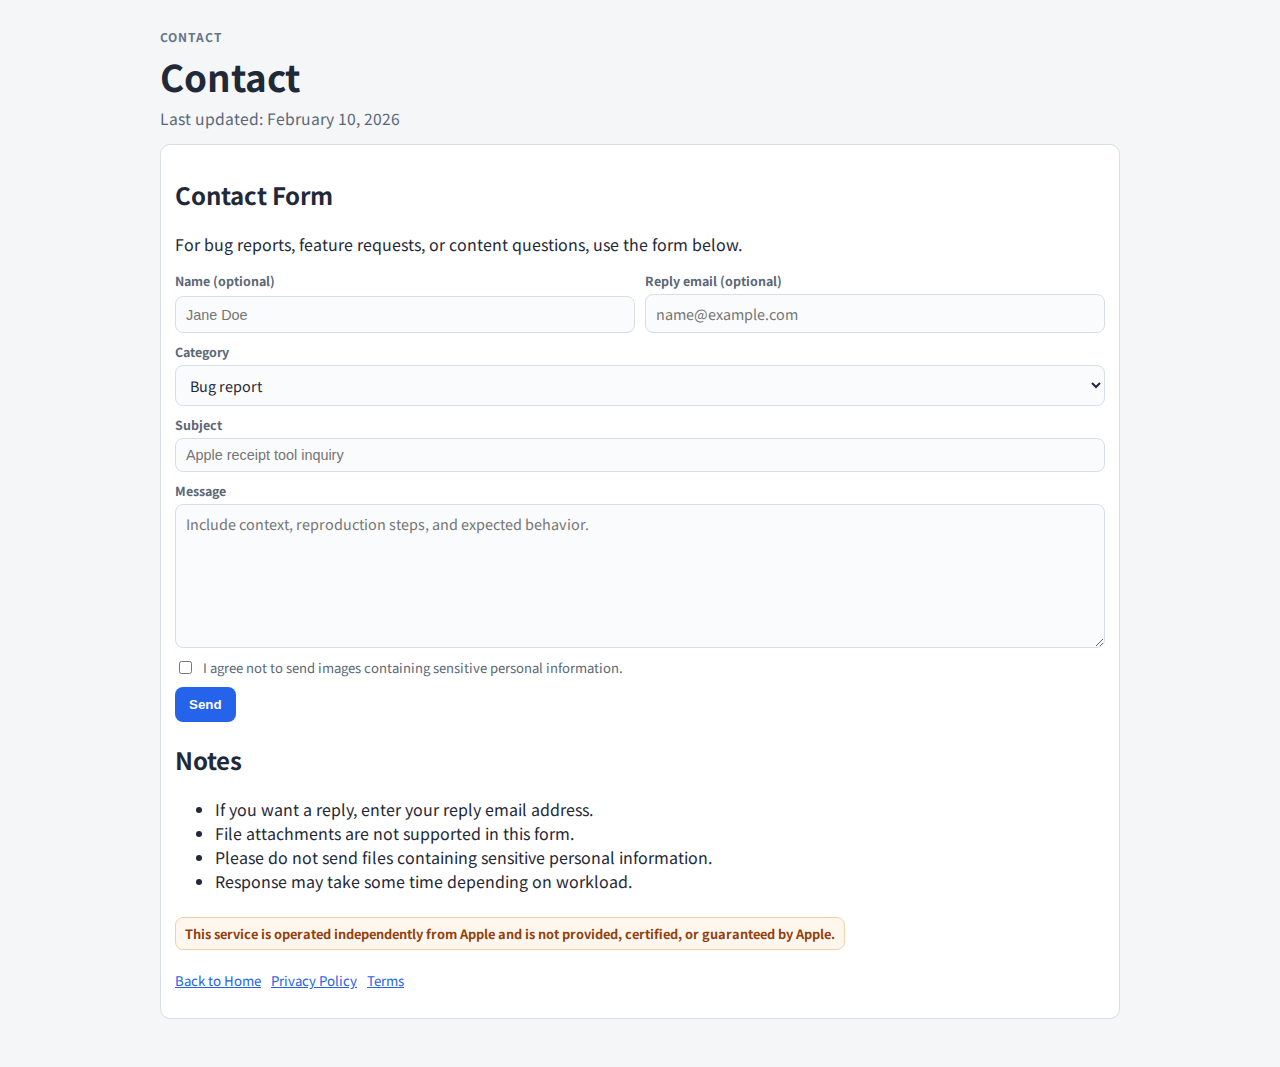
<file: contact-en.html>
<!doctype html>
<html lang="en">
  <head>
    <meta charset="UTF-8" />
    <meta name="viewport" content="width=device-width, initial-scale=1.0" />
        <link rel="icon" type="image/svg+xml" href="./sctol-logo.svg?v=20260213au" />
<script async src="https://pagead2.googlesyndication.com/pagead/js/adsbygoogle.js?client=ca-pub-8836711435832387" crossorigin="anonymous"></script>
    <script async src="https://www.googletagmanager.com/gtag/js?id=G-LEQXDJXK6L"></script>
    <script>
      window.dataLayer = window.dataLayer || [];
      function gtag(){dataLayer.push(arguments);}
      gtag("js", new Date());
      gtag("config", "G-LEQXDJXK6L");
    </script>
    <title>Contact | Apple Receipt Batch Renamer</title>
    <link rel="stylesheet" href="./styles.css?v=20260212zz" />
  </head>
  <body>
    <main class="app">
      <header class="hero">
        <p class="eyebrow">Contact</p>
        <h1>Contact</h1>
        <p class="lead">Last updated: February 10, 2026</p>
      </header>

      <section class="notice">
        <h2>Contact Form</h2>
        <p>For bug reports, feature requests, or content questions, use the form below.</p>
        <form
          class="contact-form js-contact-form"
          data-lang="en"
          data-endpoint="https://formspree.io/f/xzdaeaqe"
          novalidate
        >
          <input class="hp-field" type="text" name="_gotcha" tabindex="-1" autocomplete="off" />

          <div class="contact-grid">
            <label class="contact-field">
              <span>Name (optional)</span>
              <input type="text" name="name" maxlength="80" placeholder="Jane Doe" />
            </label>
            <label class="contact-field">
              <span>Reply email (optional)</span>
              <input type="email" name="reply_to" maxlength="160" placeholder="name@example.com" />
            </label>
          </div>

          <label class="contact-field">
            <span>Category</span>
            <select name="category">
              <option value="bug">Bug report</option>
              <option value="request">Feature request</option>
              <option value="content">Content question</option>
              <option value="other">Other</option>
            </select>
          </label>

          <label class="contact-field">
            <span>Subject</span>
            <input type="text" name="subject" maxlength="120" required placeholder="Apple receipt tool inquiry" />
          </label>

          <label class="contact-field">
            <span>Message</span>
            <textarea
              name="message"
              required
              rows="6"
              maxlength="4000"
              placeholder="Include context, reproduction steps, and expected behavior."
            ></textarea>
          </label>

          <label class="contact-consent">
            <input type="checkbox" name="consent" required />
            <span>I agree not to send images containing sensitive personal information.</span>
          </label>

          <div class="contact-actions">
            <button type="submit" class="contact-submit">Send</button>
            <p class="contact-status" aria-live="polite"></p>
          </div>
        </form>

        <h2>Notes</h2>
        <ul>
          <li>If you want a reply, enter your reply email address.</li>
          <li>File attachments are not supported in this form.</li>
          <li>Please do not send files containing sensitive personal information.</li>
          <li>Response may take some time depending on workload.</li>
        </ul>

        <p class="official-note">This service is operated independently from Apple and is not provided, certified, or guaranteed by Apple.</p>

        <p class="legal-links">
          <a href="./index.html">Back to Home</a>
          <a href="./privacy-en.html">Privacy Policy</a>
          <a href="./terms-en.html">Terms</a>
        </p>
      </section>
    </main>
    <script defer src="./contact-form.js?v=20260212zz"></script>
  </body>
</html>
</file>
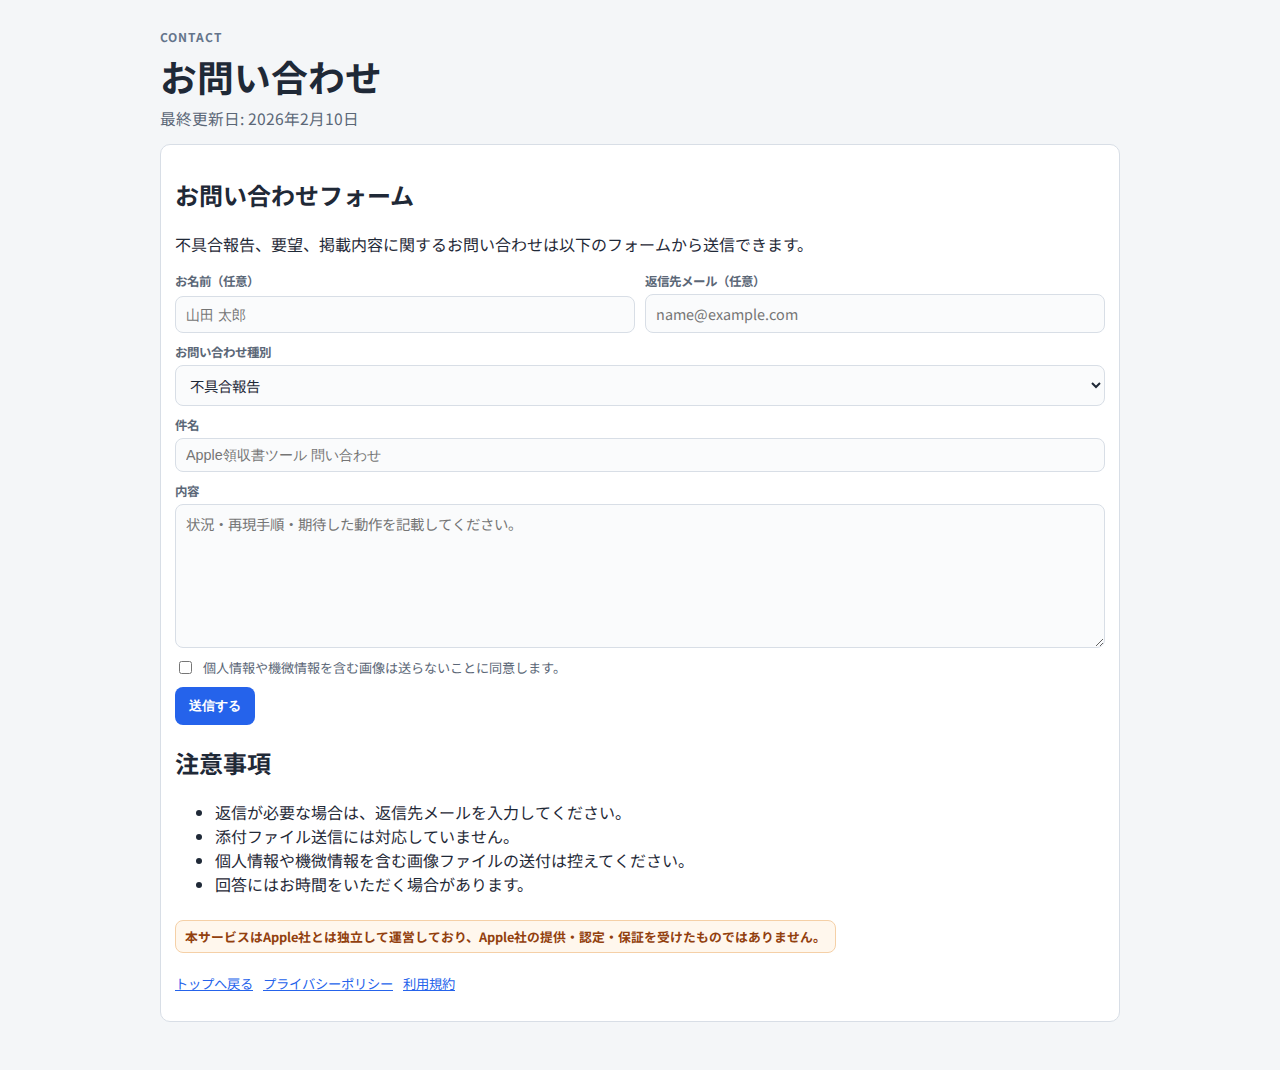
<file: contact.html>
<!doctype html>
<html lang="ja">
  <head>
    <meta charset="UTF-8" />
    <meta name="viewport" content="width=device-width, initial-scale=1.0" />
        <link rel="icon" type="image/svg+xml" href="./sctol-logo.svg?v=20260213au" />
<script async src="https://pagead2.googlesyndication.com/pagead/js/adsbygoogle.js?client=ca-pub-8836711435832387" crossorigin="anonymous"></script>
    <script async src="https://www.googletagmanager.com/gtag/js?id=G-LEQXDJXK6L"></script>
    <script>
      window.dataLayer = window.dataLayer || [];
      function gtag(){dataLayer.push(arguments);}
      gtag("js", new Date());
      gtag("config", "G-LEQXDJXK6L");
    </script>
    <title>お問い合わせ | Appleの領収書のスクショにタイトルを自動でつけるサイト</title>
    <link rel="stylesheet" href="./styles.css?v=20260212zz" />
  </head>
  <body>
    <main class="app">
      <header class="hero">
        <p class="eyebrow">Contact</p>
        <h1>お問い合わせ</h1>
        <p class="lead">最終更新日: 2026年2月10日</p>
      </header>

      <section class="notice">
        <h2>お問い合わせフォーム</h2>
        <p>不具合報告、要望、掲載内容に関するお問い合わせは以下のフォームから送信できます。</p>
        <form
          class="contact-form js-contact-form"
          data-lang="ja"
          data-endpoint="https://formspree.io/f/xzdaeaqe"
          novalidate
        >
          <input class="hp-field" type="text" name="_gotcha" tabindex="-1" autocomplete="off" />

          <div class="contact-grid">
            <label class="contact-field">
              <span>お名前（任意）</span>
              <input type="text" name="name" maxlength="80" placeholder="山田 太郎" />
            </label>
            <label class="contact-field">
              <span>返信先メール（任意）</span>
              <input type="email" name="reply_to" maxlength="160" placeholder="name@example.com" />
            </label>
          </div>

          <label class="contact-field">
            <span>お問い合わせ種別</span>
            <select name="category">
              <option value="bug">不具合報告</option>
              <option value="request">機能要望</option>
              <option value="content">掲載内容について</option>
              <option value="other">その他</option>
            </select>
          </label>

          <label class="contact-field">
            <span>件名</span>
            <input type="text" name="subject" maxlength="120" required placeholder="Apple領収書ツール 問い合わせ" />
          </label>

          <label class="contact-field">
            <span>内容</span>
            <textarea
              name="message"
              required
              rows="6"
              maxlength="4000"
              placeholder="状況・再現手順・期待した動作を記載してください。"
            ></textarea>
          </label>

          <label class="contact-consent">
            <input type="checkbox" name="consent" required />
            <span>個人情報や機微情報を含む画像は送らないことに同意します。</span>
          </label>

          <div class="contact-actions">
            <button type="submit" class="contact-submit">送信する</button>
            <p class="contact-status" aria-live="polite"></p>
          </div>
        </form>

        <h2>注意事項</h2>
        <ul>
          <li>返信が必要な場合は、返信先メールを入力してください。</li>
          <li>添付ファイル送信には対応していません。</li>
          <li>個人情報や機微情報を含む画像ファイルの送付は控えてください。</li>
          <li>回答にはお時間をいただく場合があります。</li>
        </ul>

        <p class="official-note">本サービスはApple社とは独立して運営しており、Apple社の提供・認定・保証を受けたものではありません。</p>

        <p class="legal-links">
          <a href="./index.html">トップへ戻る</a>
          <a href="./privacy.html">プライバシーポリシー</a>
          <a href="./terms.html">利用規約</a>
        </p>
      </section>
    </main>
    <script defer src="./contact-form.js?v=20260212zz"></script>
  </body>
</html>
</file>
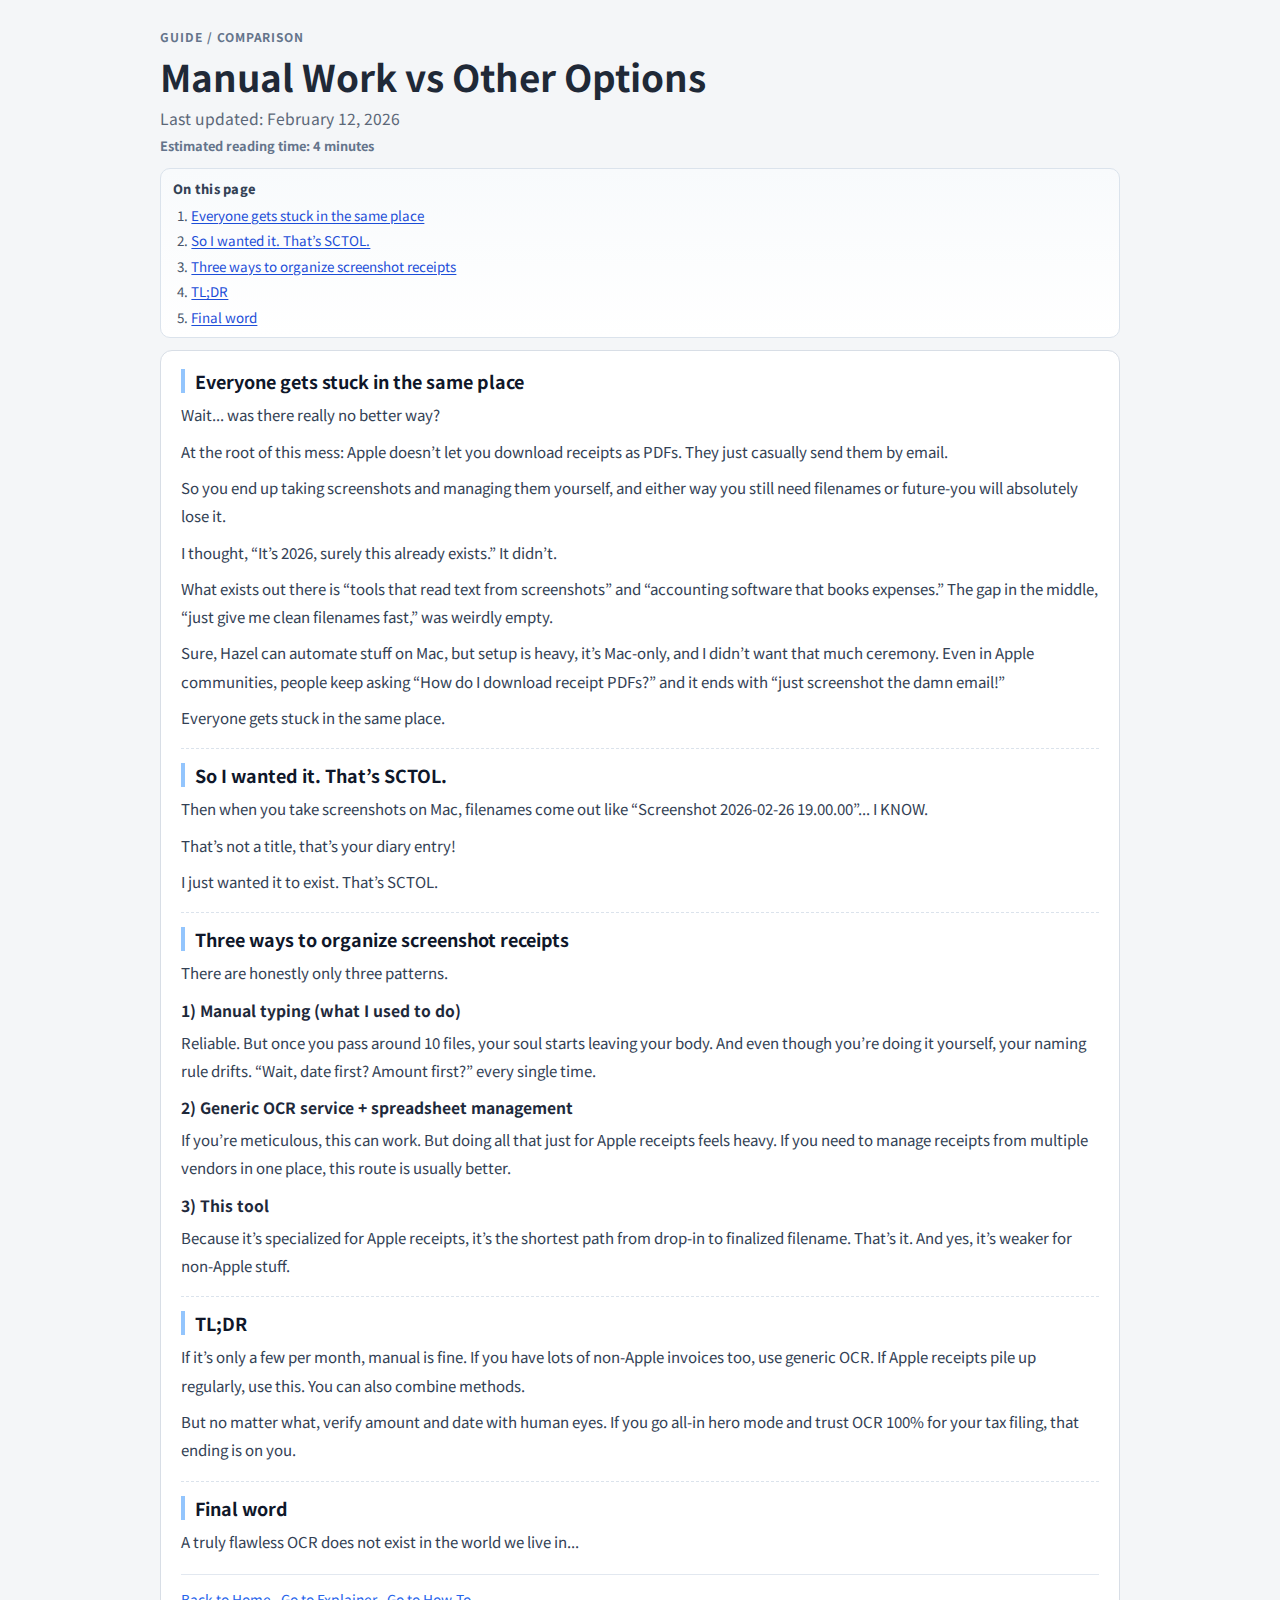
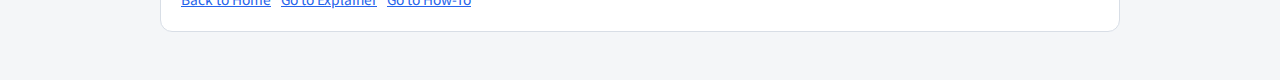
<file: guide-comparison-en.html>
<!doctype html>
<html lang="en">
  <head>
    <meta charset="UTF-8" />
    <meta name="viewport" content="width=device-width, initial-scale=1.0" />
        <link rel="icon" type="image/svg+xml" href="./sctol-logo.svg?v=20260213au" />
<script async src="https://pagead2.googlesyndication.com/pagead/js/adsbygoogle.js?client=ca-pub-8836711435832387" crossorigin="anonymous"></script>
    <script async src="https://www.googletagmanager.com/gtag/js?id=G-LEQXDJXK6L"></script>
    <script>
      window.dataLayer = window.dataLayer || [];
      function gtag(){dataLayer.push(arguments);}
      gtag("js", new Date());
      gtag("config", "G-LEQXDJXK6L");
    </script>
    <title>Comparison | SCTOL (Manual vs Generic OCR vs Specialized Tool)</title>
    <meta
      name="description"
      content="Comparison page for organizing Apple receipt screenshots: manual typing, generic OCR services, and SCTOL."
    />
    <meta name="robots" content="index,follow,max-image-preview:large" />
    <meta property="og:type" content="article" />
    <meta property="og:locale" content="en_US" />
    <meta property="og:title" content="Comparison | SCTOL (Manual vs Generic OCR vs Specialized Tool)" />
    <meta
      property="og:description"
      content="Comparison page for organizing Apple receipt screenshots: manual typing, generic OCR services, and SCTOL."
    />
    <meta name="twitter:card" content="summary" />
    <link rel="canonical" href="./guide-comparison-en.html" />
    <link rel="stylesheet" href="./styles.css?v=20260213ac" />
    <script type="application/ld+json">
      {
        "@context": "https://schema.org",
        "@type": "Article",
        "inLanguage": "en",
        "headline": "Manual Work vs Other Options",
        "description": "Comparison page for organizing Apple receipt screenshots.",
        "dateModified": "2026-02-12",
        "author": { "@type": "Organization", "name": "sctol" },
        "publisher": { "@type": "Organization", "name": "sctol" }
      }
    </script>
  </head>
  <body>
    <main class="app guide-page">
      <header class="hero">
        <p class="eyebrow">Guide / Comparison</p>
        <h1>Manual Work vs Other Options</h1>
        <p class="lead">Last updated: February 12, 2026</p>
        <p class="guide-meta">Estimated reading time: 4 minutes</p>
      </header>

      <nav class="guide-toc" aria-label="Table of contents">
        <p class="guide-toc-title">On this page</p>
        <ol>
          <li><a href="#same-problem">Everyone gets stuck in the same place</a></li>
          <li><a href="#need-sctol">So I wanted it. That’s SCTOL.</a></li>
          <li><a href="#three-patterns">Three ways to organize screenshot receipts</a></li>
          <li><a href="#conclusion">TL;DR</a></li>
          <li><a href="#last-word">Final word</a></li>
        </ol>
      </nav>

      <article class="notice guide-content guide-article">
        <section class="guide-block" id="same-problem">
          <h2>Everyone gets stuck in the same place</h2>
          <p>Wait... was there really no better way?</p>
          <p>At the root of this mess: Apple doesn’t let you download receipts as PDFs. They just casually send them by email.</p>
          <p>So you end up taking screenshots and managing them yourself, and either way you still need filenames or future-you will absolutely lose it.</p>
          <p>I thought, “It’s 2026, surely this already exists.” It didn’t.</p>
          <p>What exists out there is “tools that read text from screenshots” and “accounting software that books expenses.” The gap in the middle, “just give me clean filenames fast,” was weirdly empty.</p>
          <p>Sure, Hazel can automate stuff on Mac, but setup is heavy, it’s Mac-only, and I didn’t want that much ceremony. Even in Apple communities, people keep asking “How do I download receipt PDFs?” and it ends with “just screenshot the damn email!”</p>
          <p>Everyone gets stuck in the same place.</p>
        </section>

        <section class="guide-block" id="need-sctol">
          <h2>So I wanted it. That’s SCTOL.</h2>
          <p>Then when you take screenshots on Mac, filenames come out like “Screenshot 2026-02-26 19.00.00”... I KNOW.</p>
          <p>That’s not a title, that’s your diary entry!</p>
          <p>I just wanted it to exist. That’s SCTOL.</p>
        </section>

        <section class="guide-block" id="three-patterns">
          <h2>Three ways to organize screenshot receipts</h2>
          <p>There are honestly only three patterns.</p>
          <h3 id="pattern-manual">1) Manual typing (what I used to do)</h3>
          <p>Reliable. But once you pass around 10 files, your soul starts leaving your body. And even though you’re doing it yourself, your naming rule drifts. “Wait, date first? Amount first?” every single time.</p>
          <h3 id="pattern-generic-ocr">2) Generic OCR service + spreadsheet management</h3>
          <p>If you’re meticulous, this can work. But doing all that just for Apple receipts feels heavy. If you need to manage receipts from multiple vendors in one place, this route is usually better.</p>
          <h3 id="pattern-sctol">3) This tool</h3>
          <p>Because it’s specialized for Apple receipts, it’s the shortest path from drop-in to finalized filename. That’s it. And yes, it’s weaker for non-Apple stuff.</p>
        </section>

        <section class="guide-block" id="conclusion">
          <h2>TL;DR</h2>
          <p>If it’s only a few per month, manual is fine. If you have lots of non-Apple invoices too, use generic OCR. If Apple receipts pile up regularly, use this. You can also combine methods.</p>
          <p>But no matter what, verify amount and date with human eyes. If you go all-in hero mode and trust OCR 100% for your tax filing, that ending is on you.</p>
        </section>

        <section class="guide-block" id="last-word">
          <h2>Final word</h2>
          <p>A truly flawless OCR does not exist in the world we live in...</p>
        </section>

        <p class="legal-links">
          <a href="./index.html">Back to Home</a>
          <a href="./guide-explainer-en.html">Go to Explainer</a>
          <a href="./guide-howto-en.html">Go to How-To</a>
        </p>
      </article>
    </main>
  </body>
</html>
</file>
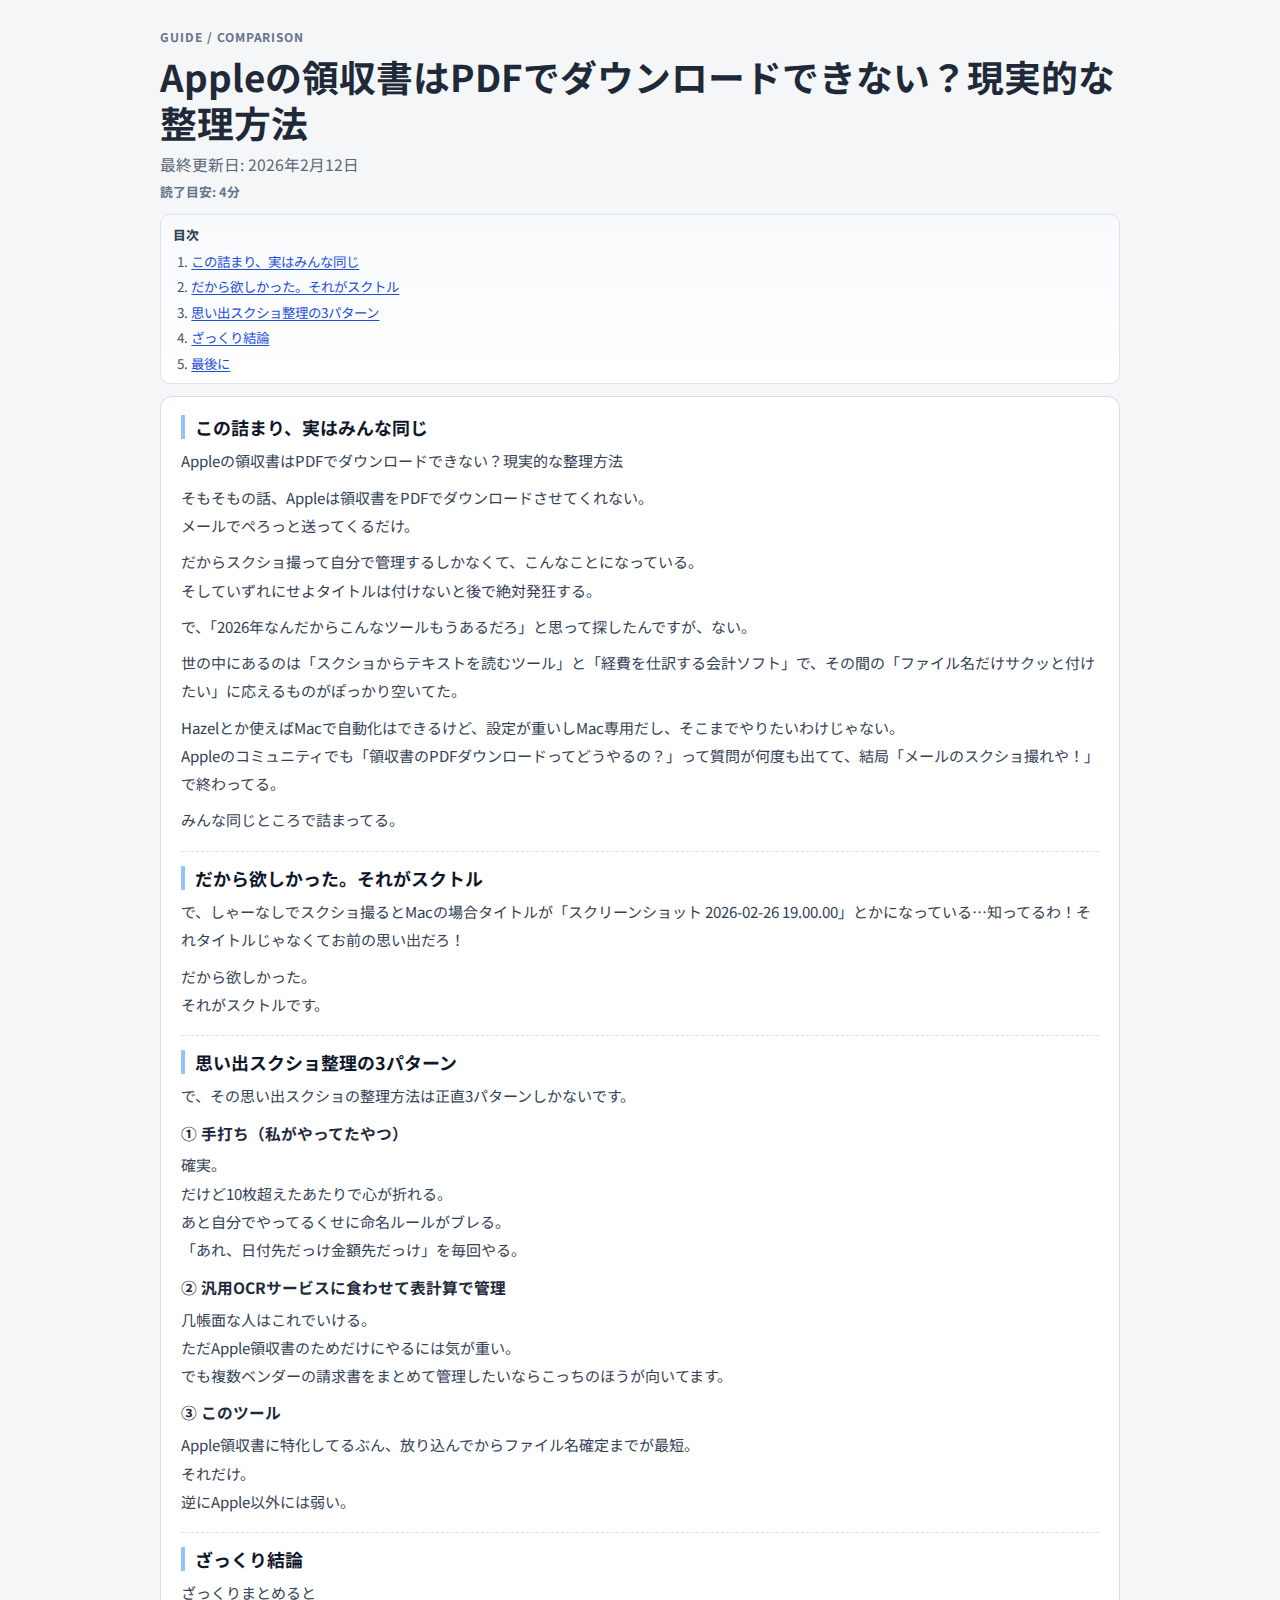
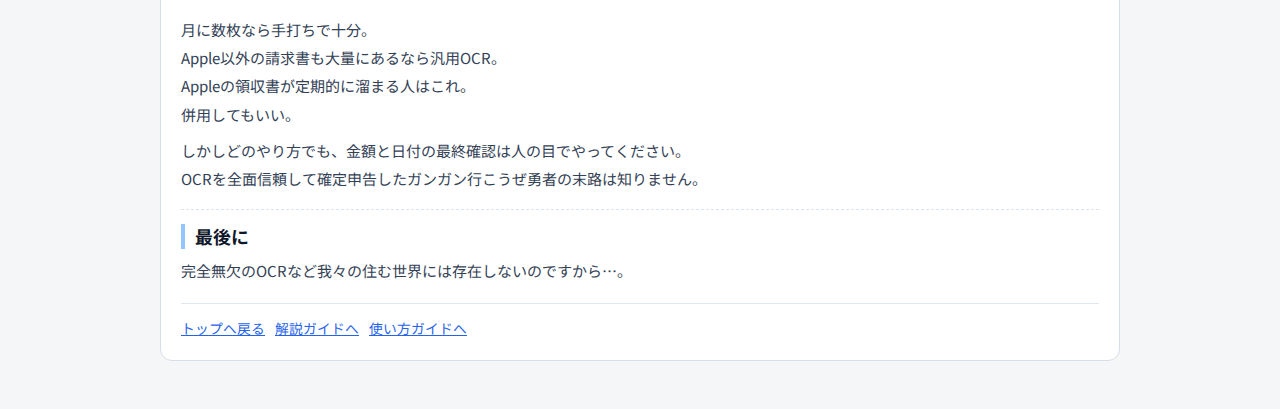
<file: guide-comparison.html>
<!doctype html>
<html lang="ja">
  <head>
    <meta charset="UTF-8" />
    <meta name="viewport" content="width=device-width, initial-scale=1.0" />
        <link rel="icon" type="image/svg+xml" href="./sctol-logo.svg?v=20260213au" />
<script async src="https://pagead2.googlesyndication.com/pagead/js/adsbygoogle.js?client=ca-pub-8836711435832387" crossorigin="anonymous"></script>
    <script async src="https://www.googletagmanager.com/gtag/js?id=G-LEQXDJXK6L"></script>
    <script>
      window.dataLayer = window.dataLayer || [];
      function gtag(){dataLayer.push(arguments);}
      gtag("js", new Date());
      gtag("config", "G-LEQXDJXK6L");
    </script>
    <title>Appleの領収書はPDFでダウンロードできない？現実的な整理方法 | スクトル</title>
    <meta
      name="description"
      content="Apple領収書スクショ整理の比較ページ。手打ち、汎用OCRサービス、専用ツール（スクトル）の違いと使い分けを実体験ベースで整理しています。"
    />
    <meta name="robots" content="index,follow,max-image-preview:large" />
    <meta property="og:type" content="article" />
    <meta property="og:locale" content="ja_JP" />
    <meta property="og:title" content="Appleの領収書はPDFでダウンロードできない？現実的な整理方法 | スクトル" />
    <meta
      property="og:description"
      content="Apple領収書スクショ整理の比較ページ。手打ち、汎用OCRサービス、専用ツール（スクトル）の違いと使い分けを実体験ベースで整理しています。"
    />
    <meta name="twitter:card" content="summary" />
    <link rel="canonical" href="./guide-comparison.html" />
    <link rel="stylesheet" href="./styles.css?v=20260213ac" />
    <script type="application/ld+json">
      {
        "@context": "https://schema.org",
        "@type": "Article",
        "inLanguage": "ja",
        "headline": "Appleの領収書はPDFでダウンロードできない？現実的な整理方法",
        "description": "Apple領収書スクショ整理の比較ページ。",
        "dateModified": "2026-02-12",
        "author": { "@type": "Organization", "name": "sctol" },
        "publisher": { "@type": "Organization", "name": "sctol" }
      }
    </script>
  </head>
  <body>
    <main class="app guide-page">
      <header class="hero">
        <p class="eyebrow">Guide / Comparison</p>
        <h1>Appleの領収書はPDFでダウンロードできない？現実的な整理方法</h1>
        <p class="lead">最終更新日: 2026年2月12日</p>
        <p class="guide-meta">読了目安: 4分</p>
      </header>

      <nav class="guide-toc" aria-label="このページの目次">
        <p class="guide-toc-title">目次</p>
        <ol>
          <li><a href="#same-problem">この詰まり、実はみんな同じ</a></li>
          <li><a href="#need-sctol">だから欲しかった。それがスクトル</a></li>
          <li><a href="#three-patterns">思い出スクショ整理の3パターン</a></li>
          <li><a href="#conclusion">ざっくり結論</a></li>
          <li><a href="#last-word">最後に</a></li>
        </ol>
      </nav>

      <article class="notice guide-content guide-article">
        <section class="guide-block" id="same-problem">
          <h2>この詰まり、実はみんな同じ</h2>
          <p>Appleの領収書はPDFでダウンロードできない？現実的な整理方法</p>
          <p>そもそもの話、Appleは領収書をPDFでダウンロードさせてくれない。<br />メールでぺろっと送ってくるだけ。</p>
          <p>だからスクショ撮って自分で管理するしかなくて、こんなことになっている。<br /> そしていずれにせよタイトルは付けないと後で絶対発狂する。</p>
          <p>で、「2026年なんだからこんなツールもうあるだろ」と思って探したんですが、ない。</p>
          <p>世の中にあるのは「スクショからテキストを読むツール」と「経費を仕訳する会計ソフト」で、その間の「ファイル名だけサクッと付けたい」に応えるものがぽっかり空いてた。</p>
          <p>Hazelとか使えばMacで自動化はできるけど、設定が重いしMac専用だし、そこまでやりたいわけじゃない。<br /> Appleのコミュニティでも「領収書のPDFダウンロードってどうやるの？」って質問が何度も出てて、結局「メールのスクショ撮れや！」で終わってる。</p>
          <p>みんな同じところで詰まってる。</p>
        </section>

        <section class="guide-block" id="need-sctol">
          <h2>だから欲しかった。それがスクトル</h2>
          <p>で、しゃーなしでスクショ撮るとMacの場合タイトルが「スクリーンショット 2026-02-26 19.00.00」とかになっている…知ってるわ！それタイトルじゃなくてお前の思い出だろ！</p>
          <p>だから欲しかった。<br />それがスクトルです。</p>
        </section>

        <section class="guide-block" id="three-patterns">
          <h2>思い出スクショ整理の3パターン</h2>
          <p>で、その思い出スクショの整理方法は正直3パターンしかないです。</p>
          <h3 id="pattern-manual">① 手打ち（私がやってたやつ）</h3>
          <p>確実。<br />だけど10枚超えたあたりで心が折れる。<br />あと自分でやってるくせに命名ルールがブレる。<br />「あれ、日付先だっけ金額先だっけ」を毎回やる。</p>
          <h3 id="pattern-generic-ocr">② 汎用OCRサービスに食わせて表計算で管理</h3>
          <p>几帳面な人はこれでいける。<br />ただApple領収書のためだけにやるには気が重い。<br /> でも複数ベンダーの請求書をまとめて管理したいならこっちのほうが向いてます。</p>
          <h3 id="pattern-sctol">③ このツール</h3>
          <p>Apple領収書に特化してるぶん、放り込んでからファイル名確定までが最短。<br />それだけ。<br />逆にApple以外には弱い。</p>
        </section>

        <section class="guide-block" id="conclusion">
          <h2>ざっくり結論</h2>
          <p>ざっくりまとめると</p>
          <p>月に数枚なら手打ちで十分。<br />Apple以外の請求書も大量にあるなら汎用OCR。<br />Appleの領収書が定期的に溜まる人はこれ。<br />併用してもいい。</p>
          <p>しかしどのやり方でも、金額と日付の最終確認は人の目でやってください。<br />OCRを全面信頼して確定申告したガンガン行こうぜ勇者の末路は知りません。</p>
        </section>

        <section class="guide-block" id="last-word">
          <h2>最後に</h2>
          <p>完全無欠のOCRなど我々の住む世界には存在しないのですから…。</p>
        </section>

        <p class="legal-links">
          <a href="./index.html">トップへ戻る</a>
          <a href="./guide-explainer.html">解説ガイドへ</a>
          <a href="./guide-howto.html">使い方ガイドへ</a>
        </p>
      </article>
    </main>
  </body>
</html>
</file>
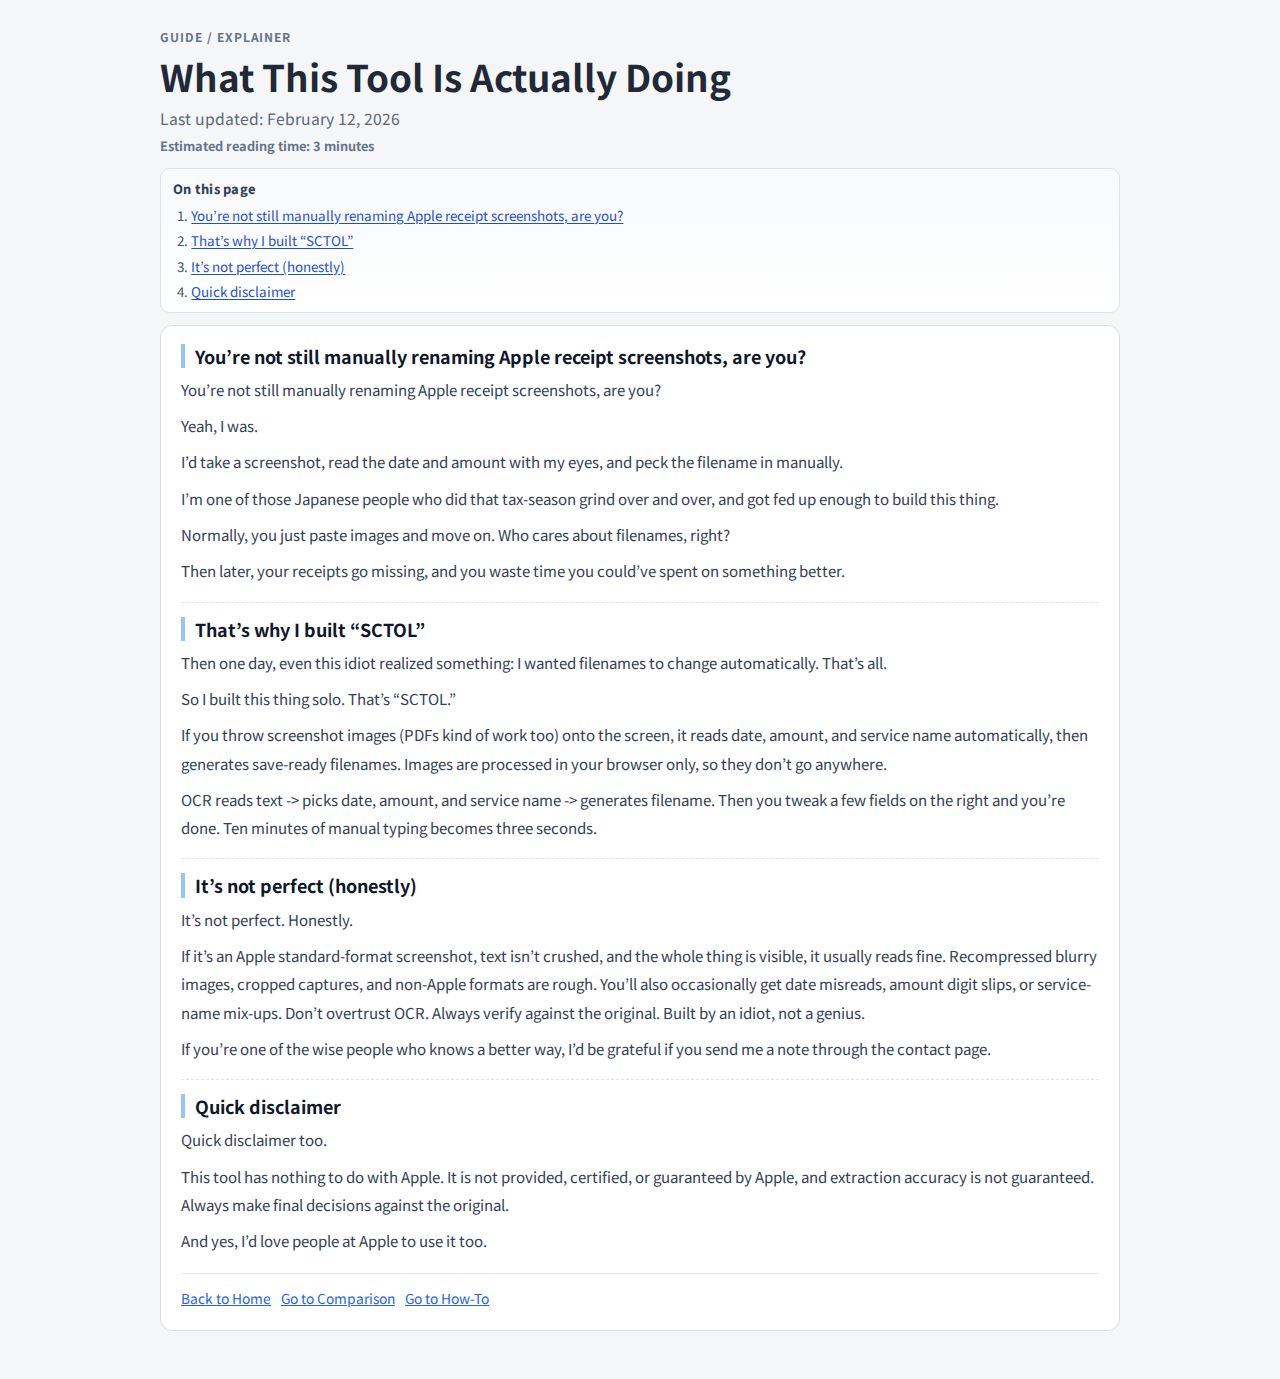
<file: guide-explainer-en.html>
<!doctype html>
<html lang="en">
  <head>
    <meta charset="UTF-8" />
    <meta name="viewport" content="width=device-width, initial-scale=1.0" />
        <link rel="icon" type="image/svg+xml" href="./sctol-logo.svg?v=20260213au" />
<script async src="https://pagead2.googlesyndication.com/pagead/js/adsbygoogle.js?client=ca-pub-8836711435832387" crossorigin="anonymous"></script>
    <script async src="https://www.googletagmanager.com/gtag/js?id=G-LEQXDJXK6L"></script>
    <script>
      window.dataLayer = window.dataLayer || [];
      function gtag(){dataLayer.push(arguments);}
      gtag("js", new Date());
      gtag("config", "G-LEQXDJXK6L");
    </script>
    <title>Explainer | SCTOL (Auto-Rename Tool for Apple Receipt Screenshots)</title>
    <meta
      name="description"
      content="Explainer page for SCTOL, an auto-rename tool for Apple receipt screenshots. Why it exists, how it works, where it fails, and what to verify."
    />
    <meta name="robots" content="index,follow,max-image-preview:large" />
    <meta property="og:type" content="article" />
    <meta property="og:locale" content="en_US" />
    <meta property="og:title" content="Explainer | SCTOL (Auto-Rename Tool for Apple Receipt Screenshots)" />
    <meta
      property="og:description"
      content="Explainer page for SCTOL, an auto-rename tool for Apple receipt screenshots. Why it exists, how it works, where it fails, and what to verify."
    />
    <meta name="twitter:card" content="summary" />
    <link rel="canonical" href="./guide-explainer-en.html" />
    <link rel="stylesheet" href="./styles.css?v=20260213ac" />
    <script type="application/ld+json">
      {
        "@context": "https://schema.org",
        "@type": "Article",
        "inLanguage": "en",
        "headline": "What This Tool Is Actually Doing",
        "description": "Explainer page for SCTOL, an auto-rename tool for Apple receipt screenshots.",
        "dateModified": "2026-02-12",
        "author": { "@type": "Organization", "name": "sctol" },
        "publisher": { "@type": "Organization", "name": "sctol" }
      }
    </script>
  </head>
  <body>
    <main class="app guide-page">
      <header class="hero">
        <p class="eyebrow">Guide / Explainer</p>
        <h1>What This Tool Is Actually Doing</h1>
        <p class="lead">Last updated: February 12, 2026</p>
        <p class="guide-meta">Estimated reading time: 3 minutes</p>
      </header>

      <nav class="guide-toc" aria-label="Table of contents">
        <p class="guide-toc-title">On this page</p>
        <ol>
          <li><a href="#manual-rename">You’re not still manually renaming Apple receipt screenshots, are you?</a></li>
          <li><a href="#why-sctol">That’s why I built “SCTOL”</a></li>
          <li><a href="#not-perfect">It’s not perfect (honestly)</a></li>
          <li><a href="#disclaimer">Quick disclaimer</a></li>
        </ol>
      </nav>

      <article class="notice guide-content guide-article">
        <section class="guide-block" id="manual-rename">
          <h2>You’re not still manually renaming Apple receipt screenshots, are you?</h2>
          <p>You’re not still manually renaming Apple receipt screenshots, are you?</p>
          <p>Yeah, I was.</p>
          <p>I’d take a screenshot, read the date and amount with my eyes, and peck the filename in manually.</p>
          <p>I’m one of those Japanese people who did that tax-season grind over and over, and got fed up enough to build this thing.</p>
          <p>Normally, you just paste images and move on. Who cares about filenames, right?</p>
          <p>Then later, your receipts go missing, and you waste time you could’ve spent on something better.</p>
        </section>

        <section class="guide-block" id="why-sctol">
          <h2>That’s why I built “SCTOL”</h2>
          <p>Then one day, even this idiot realized something: I wanted filenames to change automatically. That’s all.</p>
          <p>So I built this thing solo. That’s “SCTOL.”</p>
          <p>If you throw screenshot images (PDFs kind of work too) onto the screen, it reads date, amount, and service name automatically, then generates save-ready filenames. Images are processed in your browser only, so they don’t go anywhere.</p>
          <p>OCR reads text -> picks date, amount, and service name -> generates filename. Then you tweak a few fields on the right and you’re done. Ten minutes of manual typing becomes three seconds.</p>
        </section>

        <section class="guide-block" id="not-perfect">
          <h2>It’s not perfect (honestly)</h2>
          <p>It’s not perfect. Honestly.</p>
          <p>If it’s an Apple standard-format screenshot, text isn’t crushed, and the whole thing is visible, it usually reads fine. Recompressed blurry images, cropped captures, and non-Apple formats are rough. You’ll also occasionally get date misreads, amount digit slips, or service-name mix-ups. Don’t overtrust OCR. Always verify against the original. Built by an idiot, not a genius.</p>
          <p>If you’re one of the wise people who knows a better way, I’d be grateful if you send me a note through the contact page.</p>
        </section>

        <section class="guide-block" id="disclaimer">
          <h2>Quick disclaimer</h2>
          <p>Quick disclaimer too.</p>
          <p>This tool has nothing to do with Apple. It is not provided, certified, or guaranteed by Apple, and extraction accuracy is not guaranteed. Always make final decisions against the original.</p>
          <p>And yes, I’d love people at Apple to use it too.</p>
        </section>

        <p class="legal-links">
          <a href="./index.html">Back to Home</a>
          <a href="./guide-comparison-en.html">Go to Comparison</a>
          <a href="./guide-howto-en.html">Go to How-To</a>
        </p>
      </article>
    </main>
  </body>
</html>
</file>
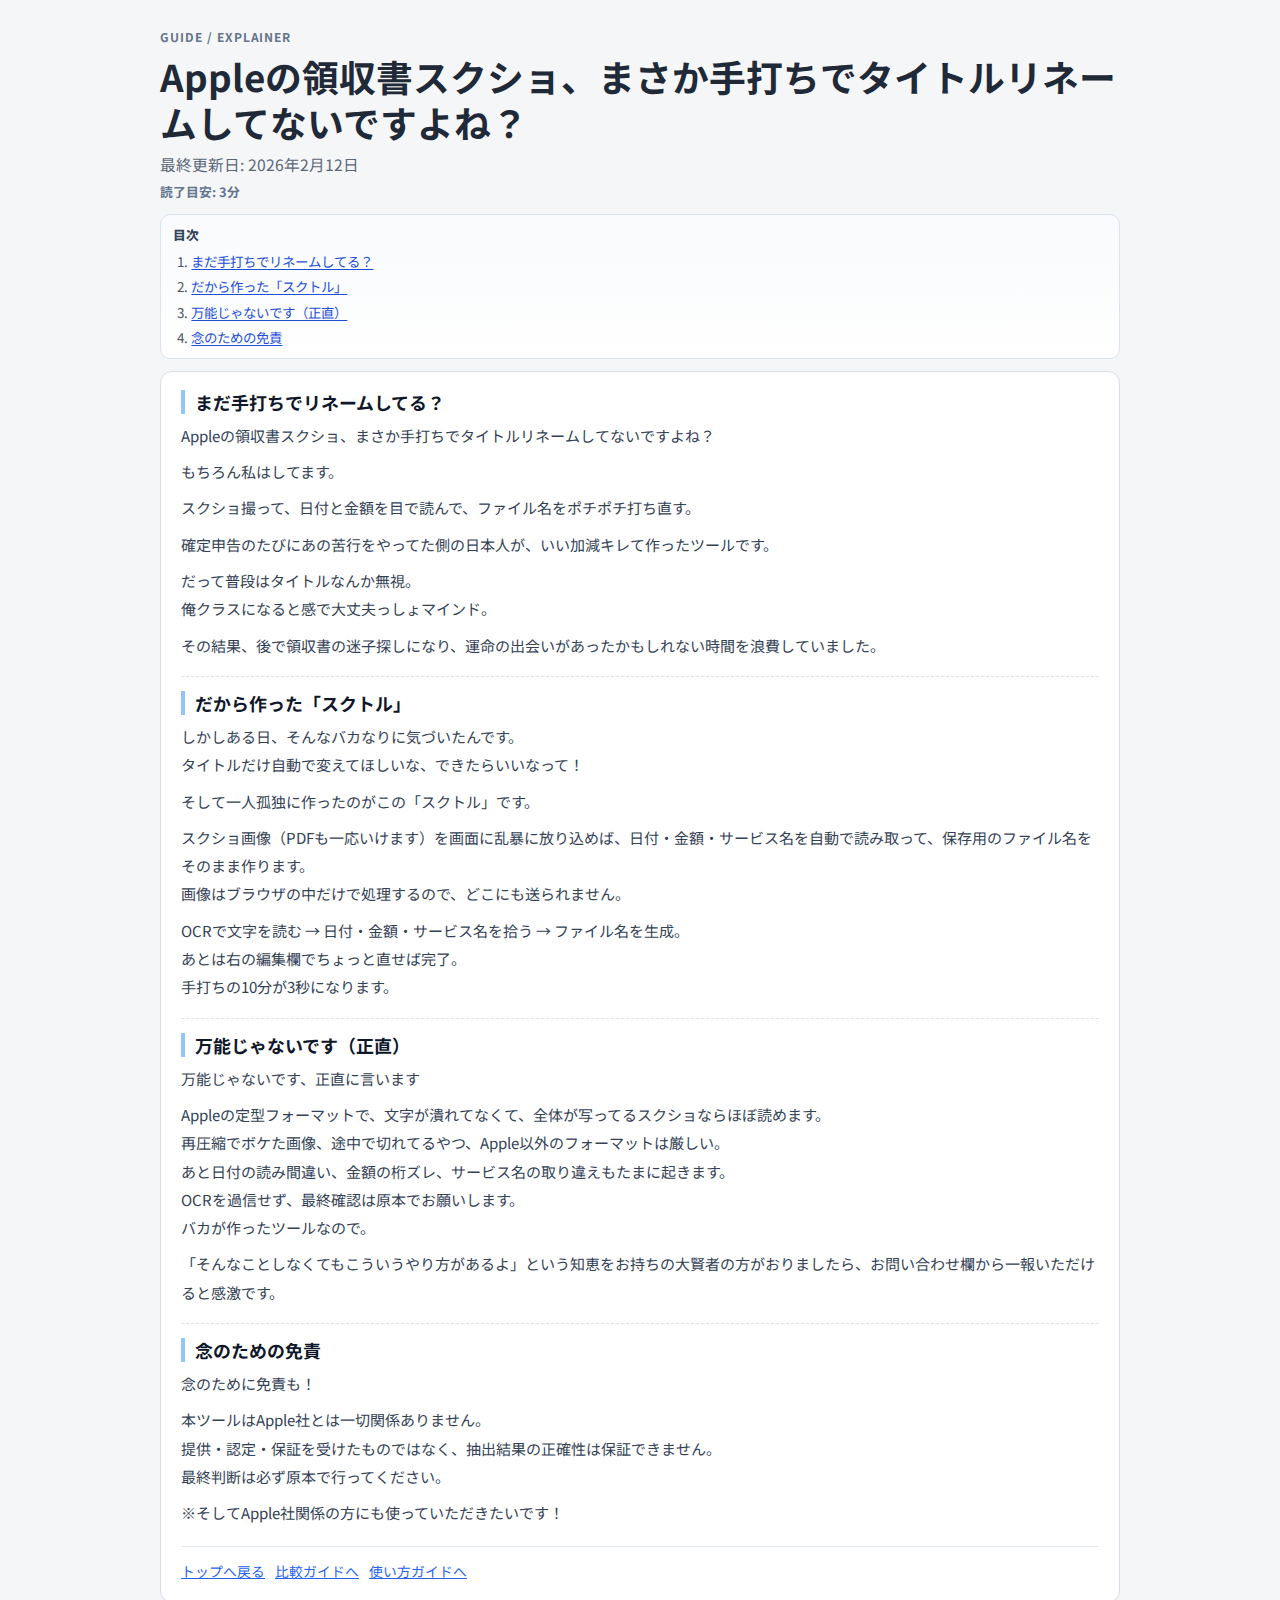
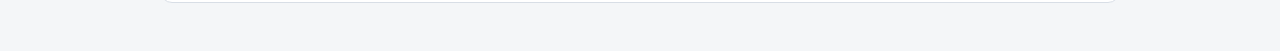
<file: guide-explainer.html>
<!doctype html>
<html lang="ja">
  <head>
    <meta charset="UTF-8" />
    <meta name="viewport" content="width=device-width, initial-scale=1.0" />
        <link rel="icon" type="image/svg+xml" href="./sctol-logo.svg?v=20260213au" />
<script async src="https://pagead2.googlesyndication.com/pagead/js/adsbygoogle.js?client=ca-pub-8836711435832387" crossorigin="anonymous"></script>
    <script async src="https://www.googletagmanager.com/gtag/js?id=G-LEQXDJXK6L"></script>
    <script>
      window.dataLayer = window.dataLayer || [];
      function gtag(){dataLayer.push(arguments);}
      gtag("js", new Date());
      gtag("config", "G-LEQXDJXK6L");
    </script>
    <title>Appleの領収書スクショ、まさか手打ちでタイトルリネームしてないですよね？ | スクトル</title>
    <meta
      name="description"
      content="Apple領収書スクショ自動リネームツール「スクトル」の解説ページ。手打ちリネームの課題、仕組み、精度の限界、免責事項をまとめています。"
    />
    <meta name="robots" content="index,follow,max-image-preview:large" />
    <meta property="og:type" content="article" />
    <meta property="og:locale" content="ja_JP" />
    <meta property="og:title" content="Appleの領収書スクショ、まさか手打ちでタイトルリネームしてないですよね？ | スクトル" />
    <meta
      property="og:description"
      content="Apple領収書スクショ自動リネームツール「スクトル」の解説ページ。手打ちリネームの課題、仕組み、精度の限界、免責事項をまとめています。"
    />
    <meta name="twitter:card" content="summary" />
    <link rel="canonical" href="./guide-explainer.html" />
    <link rel="stylesheet" href="./styles.css?v=20260213ac" />
    <script type="application/ld+json">
      {
        "@context": "https://schema.org",
        "@type": "Article",
        "inLanguage": "ja",
        "headline": "Appleの領収書スクショ、まさか手打ちでタイトルリネームしてないですよね？",
        "description": "Apple領収書スクショ自動リネームツール「スクトル」の解説ページ。",
        "dateModified": "2026-02-12",
        "author": { "@type": "Organization", "name": "sctol" },
        "publisher": { "@type": "Organization", "name": "sctol" }
      }
    </script>
  </head>
  <body>
    <main class="app guide-page">
      <header class="hero">
        <p class="eyebrow">Guide / Explainer</p>
        <h1>Appleの領収書スクショ、まさか手打ちでタイトルリネームしてないですよね？</h1>
        <p class="lead">最終更新日: 2026年2月12日</p>
        <p class="guide-meta">読了目安: 3分</p>
      </header>

      <nav class="guide-toc" aria-label="このページの目次">
        <p class="guide-toc-title">目次</p>
        <ol>
          <li><a href="#manual-rename">まだ手打ちでリネームしてる？</a></li>
          <li><a href="#why-sctol">だから作った「スクトル」</a></li>
          <li><a href="#not-perfect">万能じゃないです（正直）</a></li>
          <li><a href="#disclaimer">念のための免責</a></li>
        </ol>
      </nav>

      <article class="notice guide-content guide-article">
        <section class="guide-block" id="manual-rename">
          <h2>まだ手打ちでリネームしてる？</h2>
          <p>Appleの領収書スクショ、まさか手打ちでタイトルリネームしてないですよね？</p>
          <p>もちろん私はしてます。</p>
          <p>スクショ撮って、日付と金額を目で読んで、ファイル名をポチポチ打ち直す。</p>
          <p>確定申告のたびにあの苦行をやってた側の日本人が、いい加減キレて作ったツールです。</p>
          <p>だって普段はタイトルなんか無視。<br />俺クラスになると感で大丈夫っしょマインド。</p>
          <p>その結果、後で領収書の迷子探しになり、運命の出会いがあったかもしれない時間を浪費していました。</p>
        </section>

        <section class="guide-block" id="why-sctol">
          <h2>だから作った「スクトル」</h2>
          <p>しかしある日、そんなバカなりに気づいたんです。<br />タイトルだけ自動で変えてほしいな、できたらいいなって！</p>
          <p>そして一人孤独に作ったのがこの「スクトル」です。</p>
          <p>スクショ画像（PDFも一応いけます）を画面に乱暴に放り込めば、日付・金額・サービス名を自動で読み取って、保存用のファイル名をそのまま作ります。<br />画像はブラウザの中だけで処理するので、どこにも送られません。</p>
          <p>OCRで文字を読む → 日付・金額・サービス名を拾う → ファイル名を生成。<br />あとは右の編集欄でちょっと直せば完了。<br />手打ちの10分が3秒になります。</p>
        </section>

        <section class="guide-block" id="not-perfect">
          <h2>万能じゃないです（正直）</h2>
          <p>万能じゃないです、正直に言います</p>
          <p>Appleの定型フォーマットで、文字が潰れてなくて、全体が写ってるスクショならほぼ読めます。<br />再圧縮でボケた画像、途中で切れてるやつ、Apple以外のフォーマットは厳しい。<br />あと日付の読み間違い、金額の桁ズレ、サービス名の取り違えもたまに起きます。<br />OCRを過信せず、最終確認は原本でお願いします。<br />バカが作ったツールなので。</p>
          <p>「そんなことしなくてもこういうやり方があるよ」という知恵をお持ちの大賢者の方がおりましたら、お問い合わせ欄から一報いただけると感激です。</p>
        </section>

        <section class="guide-block" id="disclaimer">
          <h2>念のための免責</h2>
          <p>念のために免責も！</p>
          <p>本ツールはApple社とは一切関係ありません。<br />提供・認定・保証を受けたものではなく、抽出結果の正確性は保証できません。<br />最終判断は必ず原本で行ってください。</p>
          <p>※そしてApple社関係の方にも使っていただきたいです！</p>
        </section>

        <p class="legal-links">
          <a href="./index.html">トップへ戻る</a>
          <a href="./guide-comparison.html">比較ガイドへ</a>
          <a href="./guide-howto.html">使い方ガイドへ</a>
        </p>
      </article>
    </main>
  </body>
</html>
</file>
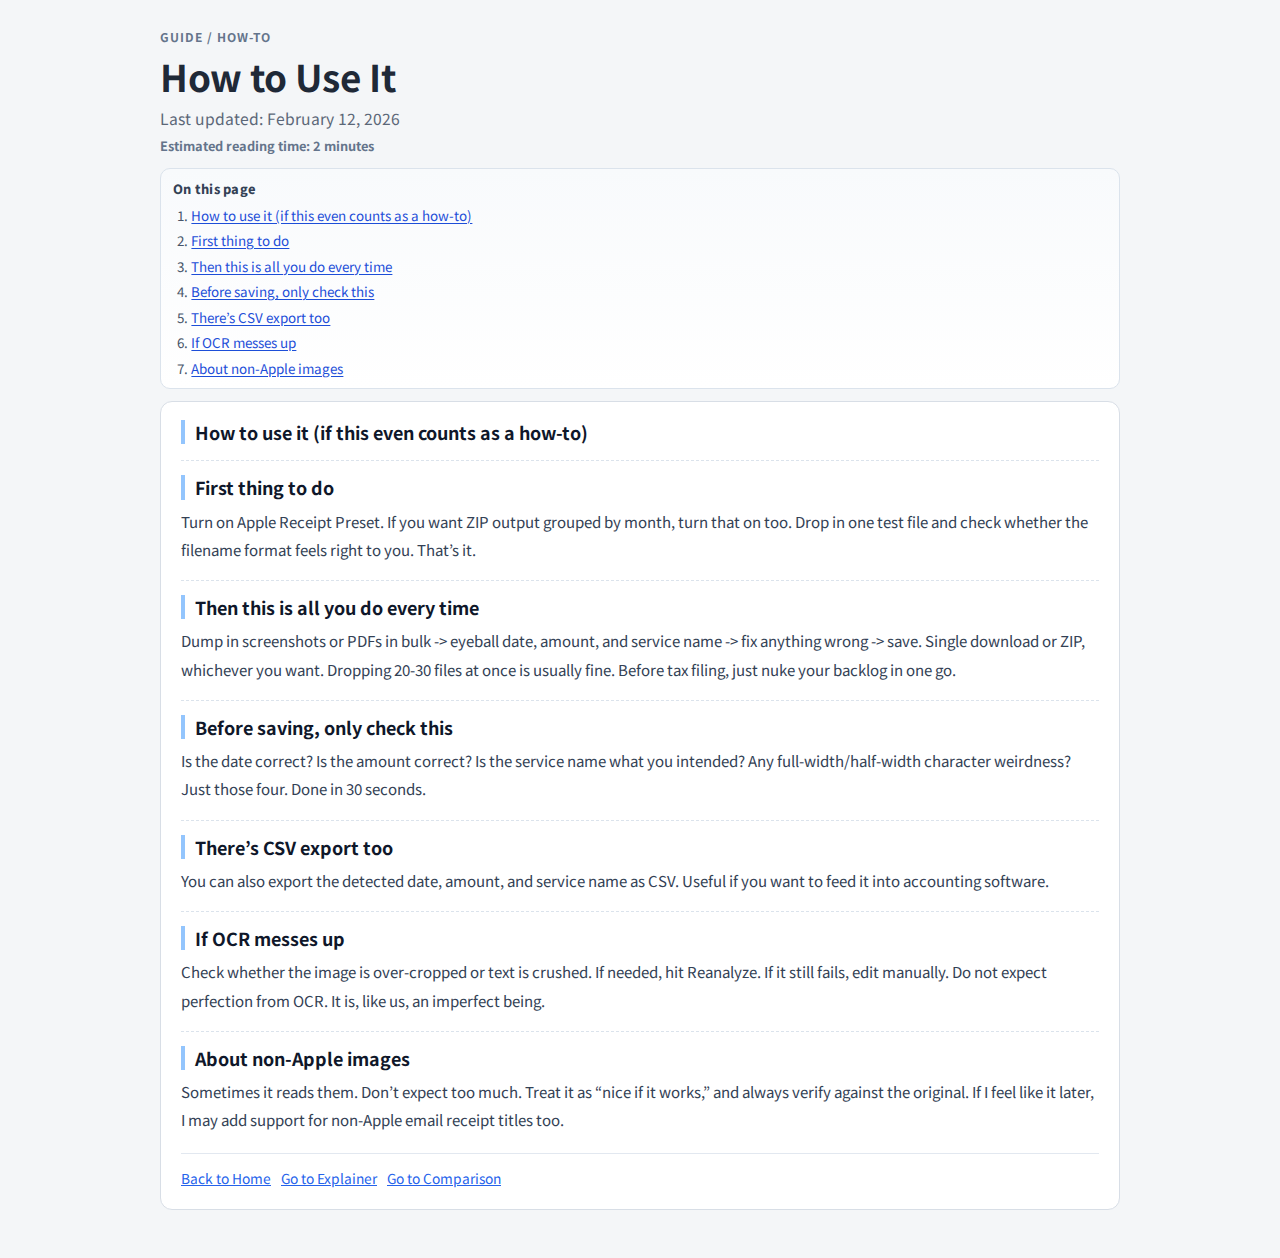
<file: guide-howto-en.html>
<!doctype html>
<html lang="en">
  <head>
    <meta charset="UTF-8" />
    <meta name="viewport" content="width=device-width, initial-scale=1.0" />
        <link rel="icon" type="image/svg+xml" href="./sctol-logo.svg?v=20260213au" />
<script async src="https://pagead2.googlesyndication.com/pagead/js/adsbygoogle.js?client=ca-pub-8836711435832387" crossorigin="anonymous"></script>
    <script async src="https://www.googletagmanager.com/gtag/js?id=G-LEQXDJXK6L"></script>
    <script>
      window.dataLayer = window.dataLayer || [];
      function gtag(){dataLayer.push(arguments);}
      gtag("js", new Date());
      gtag("config", "G-LEQXDJXK6L");
    </script>
    <title>How-To | SCTOL (Apple Receipt Screenshot Workflow)</title>
    <meta
      name="description"
      content="How-to page for SCTOL: setup, daily workflow, pre-save checks, CSV export, and what to do when OCR fails."
    />
    <meta name="robots" content="index,follow,max-image-preview:large" />
    <meta property="og:type" content="article" />
    <meta property="og:locale" content="en_US" />
    <meta property="og:title" content="How-To | SCTOL (Apple Receipt Screenshot Workflow)" />
    <meta
      property="og:description"
      content="How-to page for SCTOL: setup, daily workflow, pre-save checks, CSV export, and what to do when OCR fails."
    />
    <meta name="twitter:card" content="summary" />
    <link rel="canonical" href="./guide-howto-en.html" />
    <link rel="stylesheet" href="./styles.css?v=20260213ac" />
    <script type="application/ld+json">
      {
        "@context": "https://schema.org",
        "@type": "Article",
        "inLanguage": "en",
        "headline": "How to Use It",
        "description": "How-to page for SCTOL.",
        "dateModified": "2026-02-12",
        "author": { "@type": "Organization", "name": "sctol" },
        "publisher": { "@type": "Organization", "name": "sctol" }
      }
    </script>
  </head>
  <body>
    <main class="app guide-page">
      <header class="hero">
        <p class="eyebrow">Guide / How-To</p>
        <h1>How to Use It</h1>
        <p class="lead">Last updated: February 12, 2026</p>
        <p class="guide-meta">Estimated reading time: 2 minutes</p>
      </header>

      <nav class="guide-toc" aria-label="Table of contents">
        <p class="guide-toc-title">On this page</p>
        <ol>
          <li><a href="#howto-main">How to use it (if this even counts as a how-to)</a></li>
          <li><a href="#howto-start">First thing to do</a></li>
          <li><a href="#howto-routine">Then this is all you do every time</a></li>
          <li><a href="#howto-check">Before saving, only check this</a></li>
          <li><a href="#howto-csv">There’s CSV export too</a></li>
          <li><a href="#howto-trouble">If OCR messes up</a></li>
          <li><a href="#howto-non-apple">About non-Apple images</a></li>
        </ol>
      </nav>

      <article class="notice guide-content guide-article">
        <section class="guide-block" id="howto-main">
          <h2>How to use it (if this even counts as a how-to)</h2>
        </section>

        <section class="guide-block" id="howto-start">
          <h2>First thing to do</h2>
          <p>Turn on Apple Receipt Preset. If you want ZIP output grouped by month, turn that on too. Drop in one test file and check whether the filename format feels right to you. That’s it.</p>
        </section>

        <section class="guide-block" id="howto-routine">
          <h2>Then this is all you do every time</h2>
          <p>Dump in screenshots or PDFs in bulk -> eyeball date, amount, and service name -> fix anything wrong -> save. Single download or ZIP, whichever you want. Dropping 20-30 files at once is usually fine. Before tax filing, just nuke your backlog in one go.</p>
        </section>

        <section class="guide-block" id="howto-check">
          <h2>Before saving, only check this</h2>
          <p>Is the date correct? Is the amount correct? Is the service name what you intended? Any full-width/half-width character weirdness? Just those four. Done in 30 seconds.</p>
        </section>

        <section class="guide-block" id="howto-csv">
          <h2>There’s CSV export too</h2>
          <p>You can also export the detected date, amount, and service name as CSV. Useful if you want to feed it into accounting software.</p>
        </section>

        <section class="guide-block" id="howto-trouble">
          <h2>If OCR messes up</h2>
          <p>Check whether the image is over-cropped or text is crushed. If needed, hit Reanalyze. If it still fails, edit manually. Do not expect perfection from OCR. It is, like us, an imperfect being.</p>
        </section>

        <section class="guide-block" id="howto-non-apple">
          <h2>About non-Apple images</h2>
          <p>Sometimes it reads them. Don’t expect too much. Treat it as “nice if it works,” and always verify against the original. If I feel like it later, I may add support for non-Apple email receipt titles too.</p>
        </section>

        <p class="legal-links">
          <a href="./index.html">Back to Home</a>
          <a href="./guide-explainer-en.html">Go to Explainer</a>
          <a href="./guide-comparison-en.html">Go to Comparison</a>
        </p>
      </article>
    </main>
  </body>
</html>
</file>
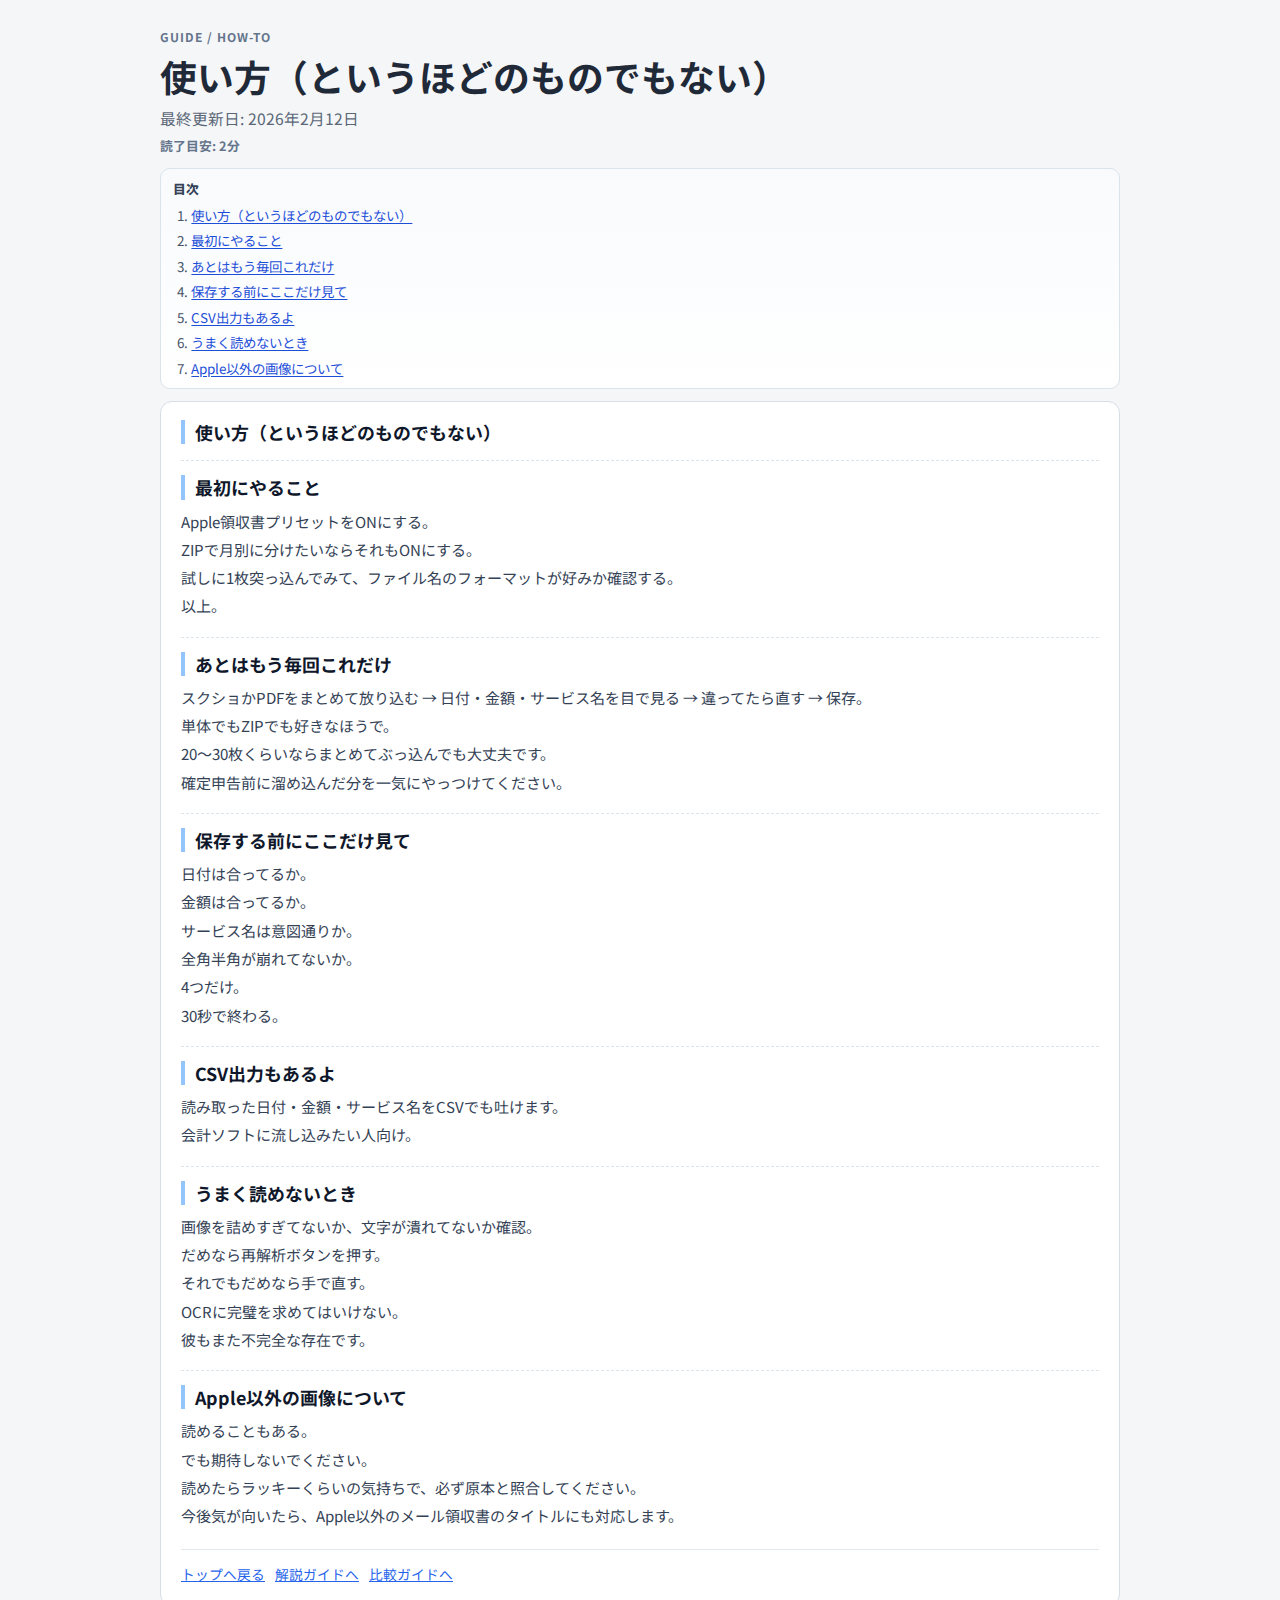
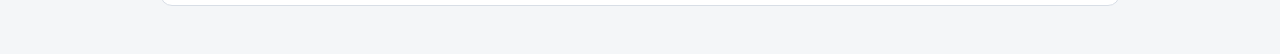
<file: guide-howto.html>
<!doctype html>
<html lang="ja">
  <head>
    <meta charset="UTF-8" />
    <meta name="viewport" content="width=device-width, initial-scale=1.0" />
        <link rel="icon" type="image/svg+xml" href="./sctol-logo.svg?v=20260213au" />
<script async src="https://pagead2.googlesyndication.com/pagead/js/adsbygoogle.js?client=ca-pub-8836711435832387" crossorigin="anonymous"></script>
    <script async src="https://www.googletagmanager.com/gtag/js?id=G-LEQXDJXK6L"></script>
    <script>
      window.dataLayer = window.dataLayer || [];
      function gtag(){dataLayer.push(arguments);}
      gtag("js", new Date());
      gtag("config", "G-LEQXDJXK6L");
    </script>
    <title>使い方（というほどのものでもない） | スクトル</title>
    <meta
      name="description"
      content="Apple領収書スクショ整理ツール「スクトル」の使い方ページ。初回設定、日常運用、保存前チェック、読み取り失敗時の対処をまとめています。"
    />
    <meta name="robots" content="index,follow,max-image-preview:large" />
    <meta property="og:type" content="article" />
    <meta property="og:locale" content="ja_JP" />
    <meta property="og:title" content="使い方（というほどのものでもない） | スクトル" />
    <meta
      property="og:description"
      content="Apple領収書スクショ整理ツール「スクトル」の使い方ページ。初回設定、日常運用、保存前チェック、読み取り失敗時の対処をまとめています。"
    />
    <meta name="twitter:card" content="summary" />
    <link rel="canonical" href="./guide-howto.html" />
    <link rel="stylesheet" href="./styles.css?v=20260213ac" />
    <script type="application/ld+json">
      {
        "@context": "https://schema.org",
        "@type": "Article",
        "inLanguage": "ja",
        "name": "使い方（というほどのものでもない）",
        "description": "Apple領収書スクショ整理ツール「スクトル」の使い方。",
        "dateModified": "2026-02-12",
        "author": { "@type": "Organization", "name": "sctol" },
        "publisher": { "@type": "Organization", "name": "sctol" }
      }
    </script>
  </head>
  <body>
    <main class="app guide-page">
      <header class="hero">
        <p class="eyebrow">Guide / How-to</p>
        <h1>使い方（というほどのものでもない）</h1>
        <p class="lead">最終更新日: 2026年2月12日</p>
        <p class="guide-meta">読了目安: 2分</p>
      </header>

      <nav class="guide-toc" aria-label="このページの目次">
        <p class="guide-toc-title">目次</p>
        <ol>
          <li><a href="#howto-main">使い方（というほどのものでもない）</a></li>
          <li><a href="#howto-start">最初にやること</a></li>
          <li><a href="#howto-routine">あとはもう毎回これだけ</a></li>
          <li><a href="#howto-check">保存する前にここだけ見て</a></li>
          <li><a href="#howto-csv">CSV出力もあるよ</a></li>
          <li><a href="#howto-trouble">うまく読めないとき</a></li>
          <li><a href="#howto-non-apple">Apple以外の画像について</a></li>
        </ol>
      </nav>

      <article class="notice guide-content guide-article">
        <section class="guide-block" id="howto-main">
          <h2>使い方（というほどのものでもない）</h2>
        </section>

        <section class="guide-block" id="howto-start">
          <h2>最初にやること</h2>
          <p>
            Apple領収書プリセットをONにする。<br />ZIPで月別に分けたいならそれもONにする。<br />試しに1枚突っ込んでみて、ファイル名のフォーマットが好みか確認する。<br />以上。</p>
        </section>

        <section class="guide-block" id="howto-routine">
          <h2>あとはもう毎回これだけ</h2>
          <p>
            スクショかPDFをまとめて放り込む → 日付・金額・サービス名を目で見る → 違ってたら直す → 保存。<br />単体でもZIPでも好きなほうで。<br />20〜30枚くらいならまとめてぶっ込んでも大丈夫です。<br />確定申告前に溜め込んだ分を一気にやっつけてください。</p>
        </section>

        <section class="guide-block" id="howto-check">
          <h2>保存する前にここだけ見て</h2>
          <p>日付は合ってるか。<br />金額は合ってるか。<br />サービス名は意図通りか。<br />全角半角が崩れてないか。<br />4つだけ。<br />30秒で終わる。</p>
        </section>

        <section class="guide-block" id="howto-csv">
          <h2>CSV出力もあるよ</h2>
          <p>読み取った日付・金額・サービス名をCSVでも吐けます。<br />会計ソフトに流し込みたい人向け。</p>
        </section>

        <section class="guide-block" id="howto-trouble">
          <h2>うまく読めないとき</h2>
          <p>
            画像を詰めすぎてないか、文字が潰れてないか確認。<br />だめなら再解析ボタンを押す。<br />それでもだめなら手で直す。<br />OCRに完璧を求めてはいけない。<br />彼もまた不完全な存在です。</p>
        </section>

        <section class="guide-block" id="howto-non-apple">
          <h2>Apple以外の画像について</h2>
          <p>
            読めることもある。<br />でも期待しないでください。<br />読めたらラッキーくらいの気持ちで、必ず原本と照合してください。<br />今後気が向いたら、Apple以外のメール領収書のタイトルにも対応します。</p>
        </section>

        <p class="legal-links">
          <a href="./index.html">トップへ戻る</a>
          <a href="./guide-explainer.html">解説ガイドへ</a>
          <a href="./guide-comparison.html">比較ガイドへ</a>
        </p>
      </article>
    </main>
  </body>
</html>
</file>
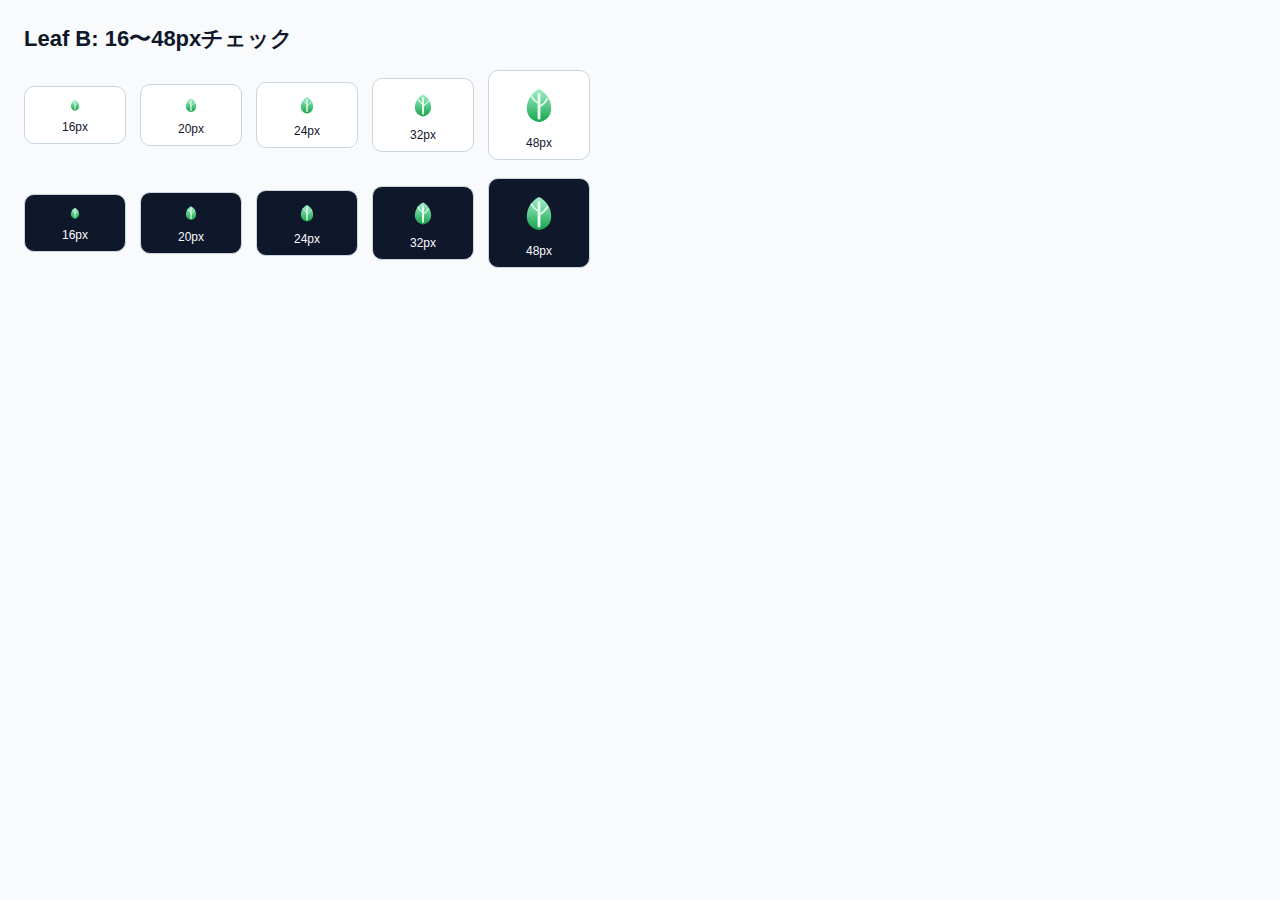
<file: leaf-logo-b-small-check.html>
<!doctype html>
<html lang="ja">
<head>
  <meta charset="utf-8" />
  <meta name="viewport" content="width=device-width,initial-scale=1" />
        <link rel="icon" type="image/svg+xml" href="./sctol-logo.svg?v=20260213au" />
<script async src="https://pagead2.googlesyndication.com/pagead/js/adsbygoogle.js?client=ca-pub-8836711435832387" crossorigin="anonymous"></script>
    <script async src="https://www.googletagmanager.com/gtag/js?id=G-LEQXDJXK6L"></script>
    <script>
      window.dataLayer = window.dataLayer || [];
      function gtag(){dataLayer.push(arguments);}
      gtag("js", new Date());
      gtag("config", "G-LEQXDJXK6L");
    </script>
  <title>Leaf B Small Size Check</title>
  <style>
    body {
      margin: 24px;
      font-family: "Hiragino Sans", "Noto Sans JP", sans-serif;
      color: #0f172a;
      background: #f8fafc;
    }
    h1 {
      margin: 0 0 16px;
      font-size: 22px;
    }
    .row {
      display: flex;
      flex-wrap: wrap;
      gap: 14px;
      margin-bottom: 18px;
      align-items: center;
    }
    .chip {
      background: white;
      border: 1px solid #cbd5e1;
      border-radius: 10px;
      padding: 10px;
      min-width: 80px;
      text-align: center;
    }
    .dark {
      background: #0f172a;
      color: #f8fafc;
    }
    .chip img {
      display: block;
      margin: 0 auto 8px;
    }
    .label {
      font-size: 12px;
      line-height: 1;
    }
  </style>
</head>
<body>
  <h1>Leaf B: 16〜48pxチェック</h1>
  <div class="row">
    <div class="chip"><img src="./leaf-logo-b.svg" width="16" height="16" alt="16px" /><div class="label">16px</div></div>
    <div class="chip"><img src="./leaf-logo-b.svg" width="20" height="20" alt="20px" /><div class="label">20px</div></div>
    <div class="chip"><img src="./leaf-logo-b.svg" width="24" height="24" alt="24px" /><div class="label">24px</div></div>
    <div class="chip"><img src="./leaf-logo-b.svg" width="32" height="32" alt="32px" /><div class="label">32px</div></div>
    <div class="chip"><img src="./leaf-logo-b.svg" width="48" height="48" alt="48px" /><div class="label">48px</div></div>
  </div>
  <div class="row">
    <div class="chip dark"><img src="./leaf-logo-b.svg" width="16" height="16" alt="16px dark" /><div class="label">16px</div></div>
    <div class="chip dark"><img src="./leaf-logo-b.svg" width="20" height="20" alt="20px dark" /><div class="label">20px</div></div>
    <div class="chip dark"><img src="./leaf-logo-b.svg" width="24" height="24" alt="24px dark" /><div class="label">24px</div></div>
    <div class="chip dark"><img src="./leaf-logo-b.svg" width="32" height="32" alt="32px dark" /><div class="label">32px</div></div>
    <div class="chip dark"><img src="./leaf-logo-b.svg" width="48" height="48" alt="48px dark" /><div class="label">48px</div></div>
  </div>
</body>
</html>
</file>
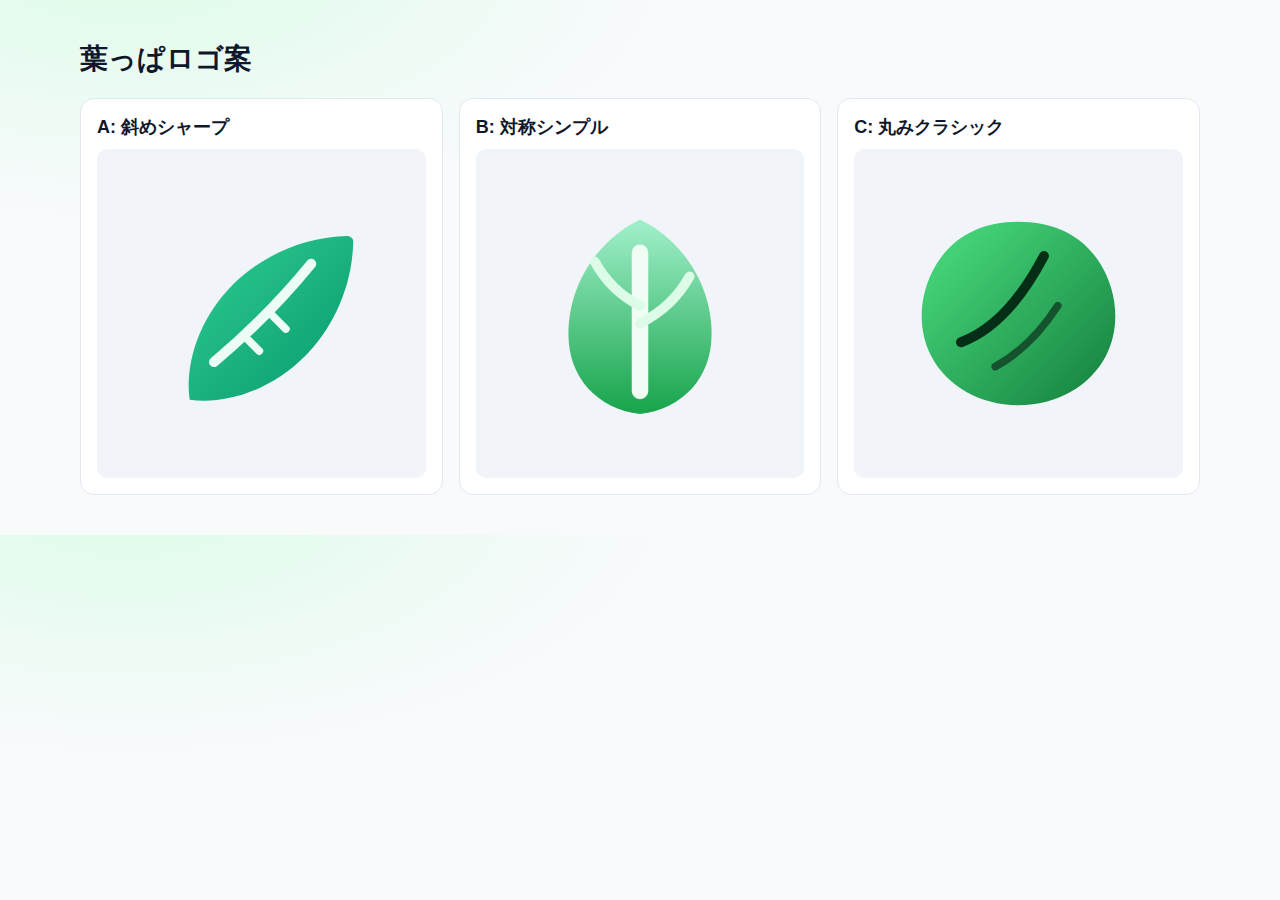
<file: leaf-logo-preview.html>
<!doctype html>
<html lang="ja">
<head>
  <meta charset="utf-8" />
  <meta name="viewport" content="width=device-width,initial-scale=1" />
        <link rel="icon" type="image/svg+xml" href="./sctol-logo.svg?v=20260213au" />
<script async src="https://pagead2.googlesyndication.com/pagead/js/adsbygoogle.js?client=ca-pub-8836711435832387" crossorigin="anonymous"></script>
    <script async src="https://www.googletagmanager.com/gtag/js?id=G-LEQXDJXK6L"></script>
    <script>
      window.dataLayer = window.dataLayer || [];
      function gtag(){dataLayer.push(arguments);}
      gtag("js", new Date());
      gtag("config", "G-LEQXDJXK6L");
    </script>
  <title>Leaf Logo Preview</title>
  <style>
    :root {
      --bg: #f8fafc;
      --card: #ffffff;
      --text: #0f172a;
      --line: #e2e8f0;
    }
    body {
      margin: 0;
      font-family: "Hiragino Sans", "Noto Sans JP", sans-serif;
      background: radial-gradient(1200px 600px at 10% -10%, #dcfce7 0%, var(--bg) 45%);
      color: var(--text);
    }
    .wrap {
      max-width: 1120px;
      margin: 40px auto;
      padding: 0 20px;
    }
    h1 {
      margin: 0 0 20px;
      font-size: 28px;
    }
    .grid {
      display: grid;
      grid-template-columns: repeat(auto-fit, minmax(220px, 1fr));
      gap: 16px;
    }
    .card {
      background: var(--card);
      border: 1px solid var(--line);
      border-radius: 14px;
      padding: 16px;
    }
    .card h2 {
      margin: 0 0 10px;
      font-size: 18px;
    }
    .thumb {
      width: 100%;
      aspect-ratio: 1 / 1;
      border-radius: 10px;
      background: #f1f5f9;
      display: grid;
      place-items: center;
      overflow: hidden;
    }
    img {
      width: 86%;
      height: 86%;
      object-fit: contain;
    }
  </style>
</head>
<body>
  <div class="wrap">
    <h1>葉っぱロゴ案</h1>
    <div class="grid">
      <article class="card">
        <h2>A: 斜めシャープ</h2>
        <div class="thumb"><img src="./leaf-logo-a.svg" alt="Leaf logo A" /></div>
      </article>
      <article class="card">
        <h2>B: 対称シンプル</h2>
        <div class="thumb"><img src="./leaf-logo-b.svg" alt="Leaf logo B" /></div>
      </article>
      <article class="card">
        <h2>C: 丸みクラシック</h2>
        <div class="thumb"><img src="./leaf-logo-c.svg" alt="Leaf logo C" /></div>
      </article>
    </div>
  </div>
</body>
</html>
</file>
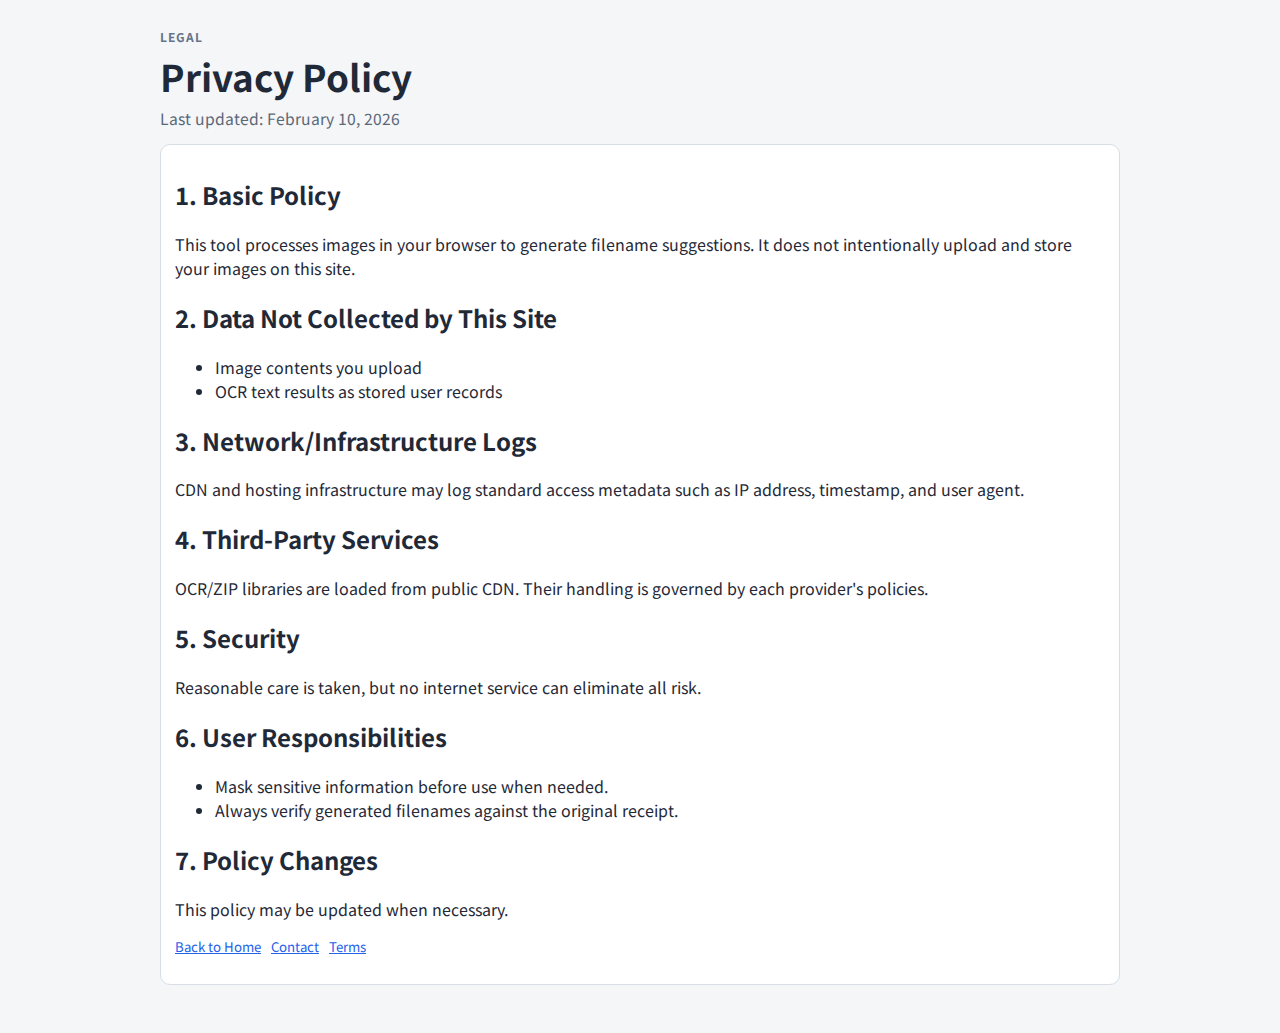
<file: privacy-en.html>
<!doctype html>
<html lang="en">
  <head>
    <meta charset="UTF-8" />
    <meta name="viewport" content="width=device-width, initial-scale=1.0" />
        <link rel="icon" type="image/svg+xml" href="./sctol-logo.svg?v=20260213au" />
<script async src="https://pagead2.googlesyndication.com/pagead/js/adsbygoogle.js?client=ca-pub-8836711435832387" crossorigin="anonymous"></script>
    <script async src="https://www.googletagmanager.com/gtag/js?id=G-LEQXDJXK6L"></script>
    <script>
      window.dataLayer = window.dataLayer || [];
      function gtag(){dataLayer.push(arguments);}
      gtag("js", new Date());
      gtag("config", "G-LEQXDJXK6L");
    </script>
    <title>Privacy Policy | Apple Receipt Batch Renamer</title>
    <link rel="stylesheet" href="./styles.css" />
  </head>
  <body>
    <main class="app">
      <header class="hero">
        <p class="eyebrow">Legal</p>
        <h1>Privacy Policy</h1>
        <p class="lead">Last updated: February 10, 2026</p>
      </header>

      <section class="notice">
        <h2>1. Basic Policy</h2>
        <p>This tool processes images in your browser to generate filename suggestions. It does not intentionally upload and store your images on this site.</p>

        <h2>2. Data Not Collected by This Site</h2>
        <ul>
          <li>Image contents you upload</li>
          <li>OCR text results as stored user records</li>
        </ul>

        <h2>3. Network/Infrastructure Logs</h2>
        <p>CDN and hosting infrastructure may log standard access metadata such as IP address, timestamp, and user agent.</p>

        <h2>4. Third-Party Services</h2>
        <p>OCR/ZIP libraries are loaded from public CDN. Their handling is governed by each provider's policies.</p>

        <h2>5. Security</h2>
        <p>Reasonable care is taken, but no internet service can eliminate all risk.</p>

        <h2>6. User Responsibilities</h2>
        <ul>
          <li>Mask sensitive information before use when needed.</li>
          <li>Always verify generated filenames against the original receipt.</li>
        </ul>

        <h2>7. Policy Changes</h2>
        <p>This policy may be updated when necessary.</p>

        <p class="legal-links">
          <a href="./index.html">Back to Home</a>
          <a href="./contact-en.html">Contact</a>
          <a href="./terms-en.html">Terms</a>
        </p>
      </section>
    </main>
  </body>
</html>
</file>
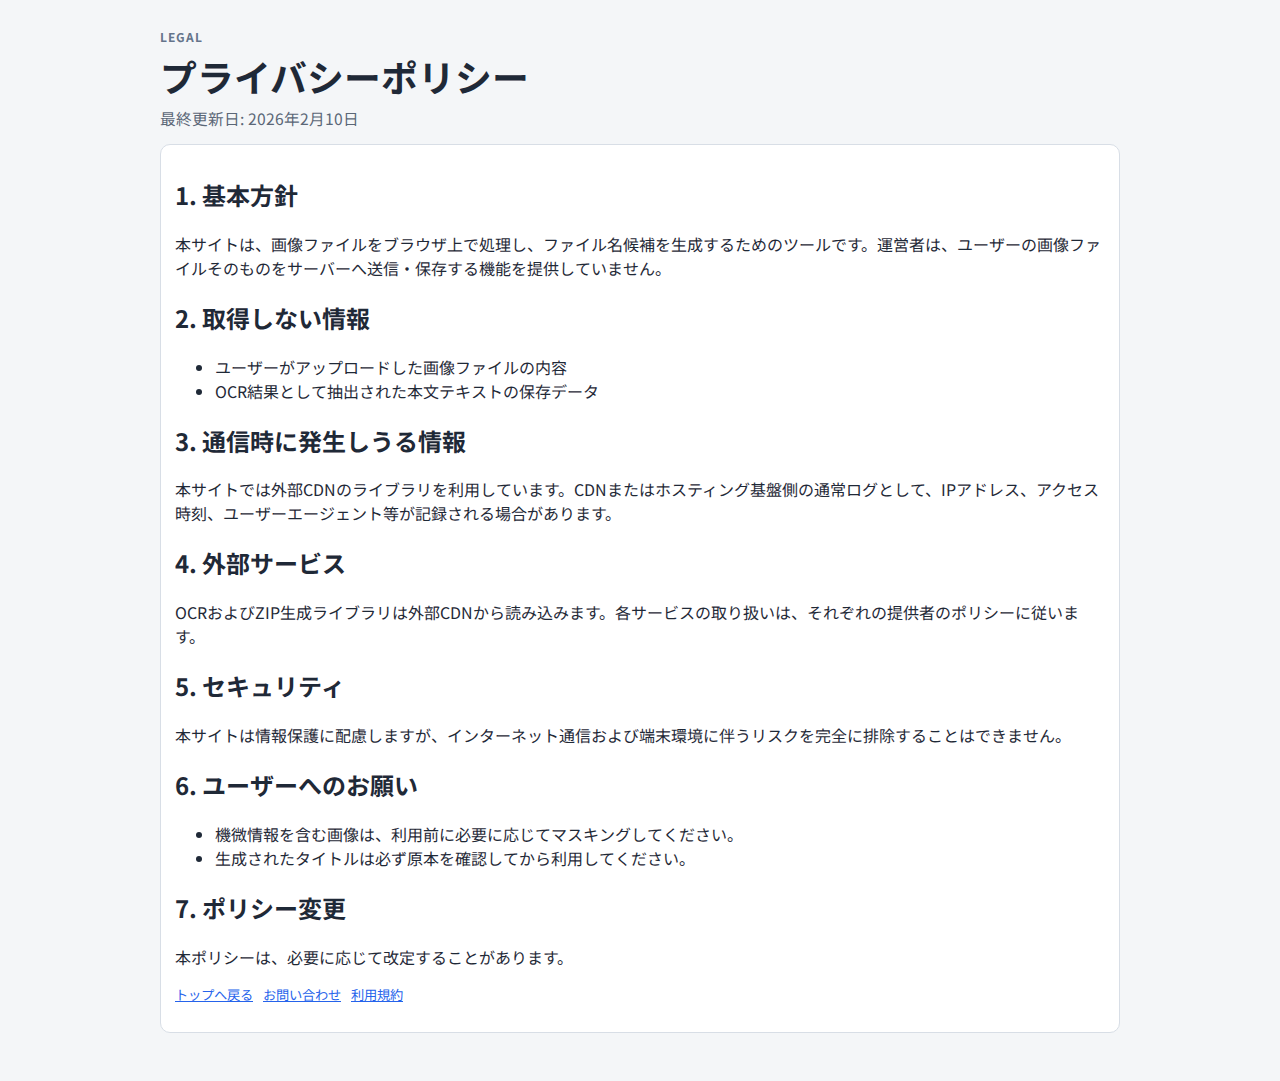
<file: privacy.html>
<!doctype html>
<html lang="ja">
  <head>
    <meta charset="UTF-8" />
    <meta name="viewport" content="width=device-width, initial-scale=1.0" />
        <link rel="icon" type="image/svg+xml" href="./sctol-logo.svg?v=20260213au" />
<script async src="https://pagead2.googlesyndication.com/pagead/js/adsbygoogle.js?client=ca-pub-8836711435832387" crossorigin="anonymous"></script>
    <script async src="https://www.googletagmanager.com/gtag/js?id=G-LEQXDJXK6L"></script>
    <script>
      window.dataLayer = window.dataLayer || [];
      function gtag(){dataLayer.push(arguments);}
      gtag("js", new Date());
      gtag("config", "G-LEQXDJXK6L");
    </script>
    <title>プライバシーポリシー | Appleの領収書のスクショにタイトルを自動でつけるサイト</title>
    <link rel="stylesheet" href="./styles.css" />
  </head>
  <body>
    <main class="app">
      <header class="hero">
        <p class="eyebrow">Legal</p>
        <h1>プライバシーポリシー</h1>
        <p class="lead">最終更新日: 2026年2月10日</p>
      </header>

      <section class="notice">
        <h2>1. 基本方針</h2>
        <p>
          本サイトは、画像ファイルをブラウザ上で処理し、ファイル名候補を生成するためのツールです。運営者は、ユーザーの画像ファイルそのものをサーバーへ送信・保存する機能を提供していません。
        </p>

        <h2>2. 取得しない情報</h2>
        <ul>
          <li>ユーザーがアップロードした画像ファイルの内容</li>
          <li>OCR結果として抽出された本文テキストの保存データ</li>
        </ul>

        <h2>3. 通信時に発生しうる情報</h2>
        <p>
          本サイトでは外部CDNのライブラリを利用しています。CDNまたはホスティング基盤側の通常ログとして、IPアドレス、アクセス時刻、ユーザーエージェント等が記録される場合があります。
        </p>

        <h2>4. 外部サービス</h2>
        <p>
          OCRおよびZIP生成ライブラリは外部CDNから読み込みます。各サービスの取り扱いは、それぞれの提供者のポリシーに従います。
        </p>

        <h2>5. セキュリティ</h2>
        <p>
          本サイトは情報保護に配慮しますが、インターネット通信および端末環境に伴うリスクを完全に排除することはできません。
        </p>

        <h2>6. ユーザーへのお願い</h2>
        <ul>
          <li>機微情報を含む画像は、利用前に必要に応じてマスキングしてください。</li>
          <li>生成されたタイトルは必ず原本を確認してから利用してください。</li>
        </ul>

        <h2>7. ポリシー変更</h2>
        <p>本ポリシーは、必要に応じて改定することがあります。</p>

        <p class="legal-links">
          <a href="./index.html">トップへ戻る</a>
          <a href="./contact.html">お問い合わせ</a>
          <a href="./terms.html">利用規約</a>
        </p>
      </section>
    </main>
  </body>
</html>
</file>
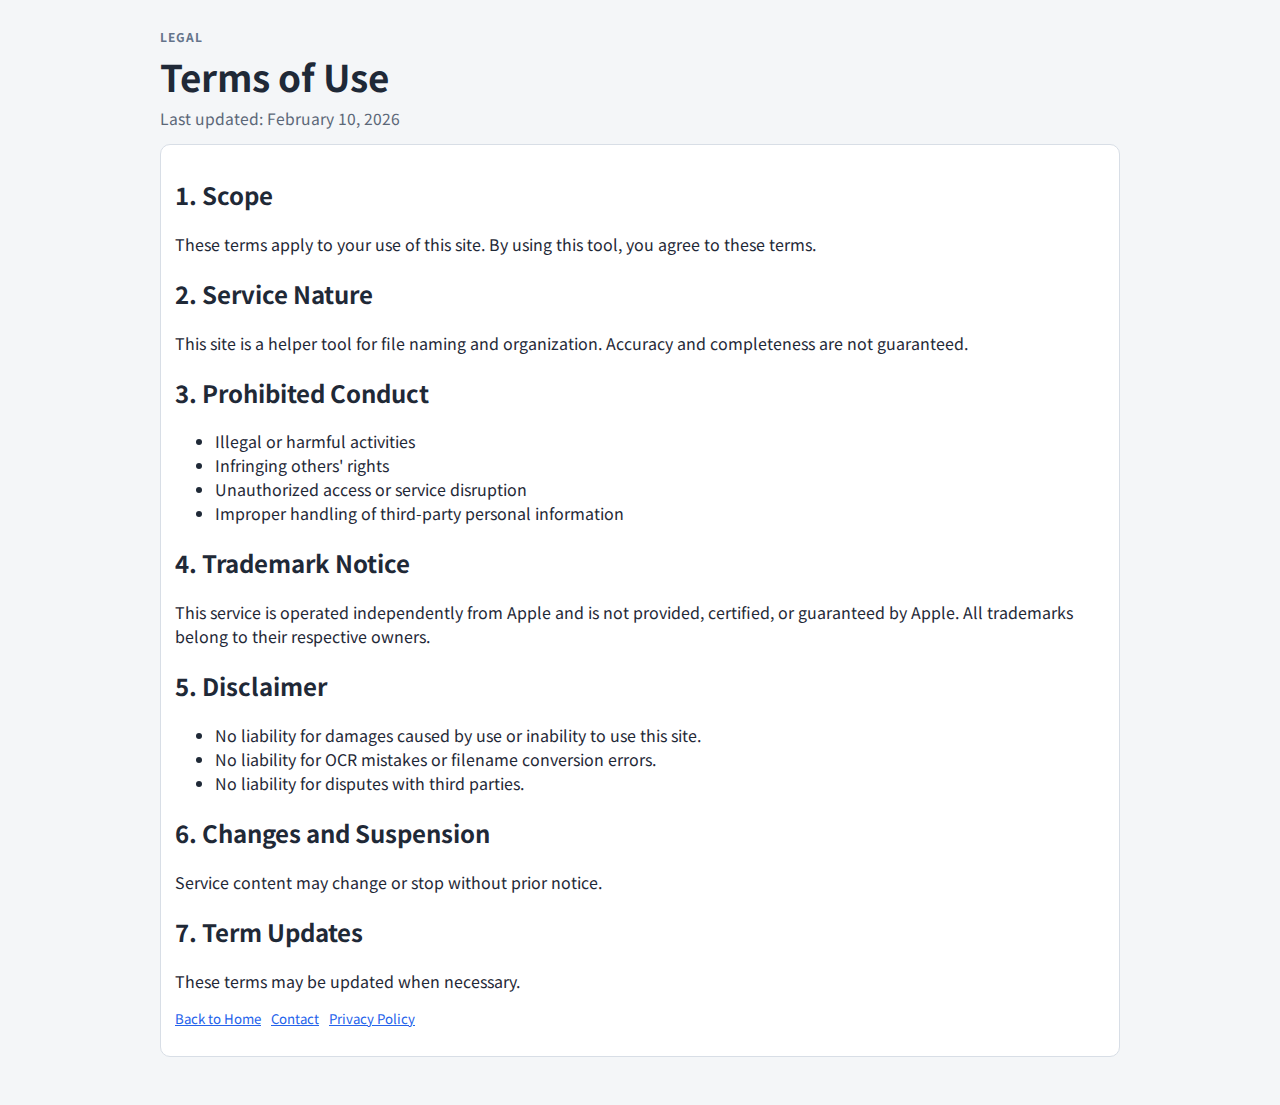
<file: terms-en.html>
<!doctype html>
<html lang="en">
  <head>
    <meta charset="UTF-8" />
    <meta name="viewport" content="width=device-width, initial-scale=1.0" />
        <link rel="icon" type="image/svg+xml" href="./sctol-logo.svg?v=20260213au" />
<script async src="https://pagead2.googlesyndication.com/pagead/js/adsbygoogle.js?client=ca-pub-8836711435832387" crossorigin="anonymous"></script>
    <script async src="https://www.googletagmanager.com/gtag/js?id=G-LEQXDJXK6L"></script>
    <script>
      window.dataLayer = window.dataLayer || [];
      function gtag(){dataLayer.push(arguments);}
      gtag("js", new Date());
      gtag("config", "G-LEQXDJXK6L");
    </script>
    <title>Terms | Apple Receipt Batch Renamer</title>
    <link rel="stylesheet" href="./styles.css" />
  </head>
  <body>
    <main class="app">
      <header class="hero">
        <p class="eyebrow">Legal</p>
        <h1>Terms of Use</h1>
        <p class="lead">Last updated: February 10, 2026</p>
      </header>

      <section class="notice">
        <h2>1. Scope</h2>
        <p>These terms apply to your use of this site. By using this tool, you agree to these terms.</p>

        <h2>2. Service Nature</h2>
        <p>This site is a helper tool for file naming and organization. Accuracy and completeness are not guaranteed.</p>

        <h2>3. Prohibited Conduct</h2>
        <ul>
          <li>Illegal or harmful activities</li>
          <li>Infringing others' rights</li>
          <li>Unauthorized access or service disruption</li>
          <li>Improper handling of third-party personal information</li>
        </ul>

        <h2>4. Trademark Notice</h2>
        <p>This service is operated independently from Apple and is not provided, certified, or guaranteed by Apple. All trademarks belong to their respective owners.</p>

        <h2>5. Disclaimer</h2>
        <ul>
          <li>No liability for damages caused by use or inability to use this site.</li>
          <li>No liability for OCR mistakes or filename conversion errors.</li>
          <li>No liability for disputes with third parties.</li>
        </ul>

        <h2>6. Changes and Suspension</h2>
        <p>Service content may change or stop without prior notice.</p>

        <h2>7. Term Updates</h2>
        <p>These terms may be updated when necessary.</p>

        <p class="legal-links">
          <a href="./index.html">Back to Home</a>
          <a href="./contact-en.html">Contact</a>
          <a href="./privacy-en.html">Privacy Policy</a>
        </p>
      </section>
    </main>
  </body>
</html>
</file>
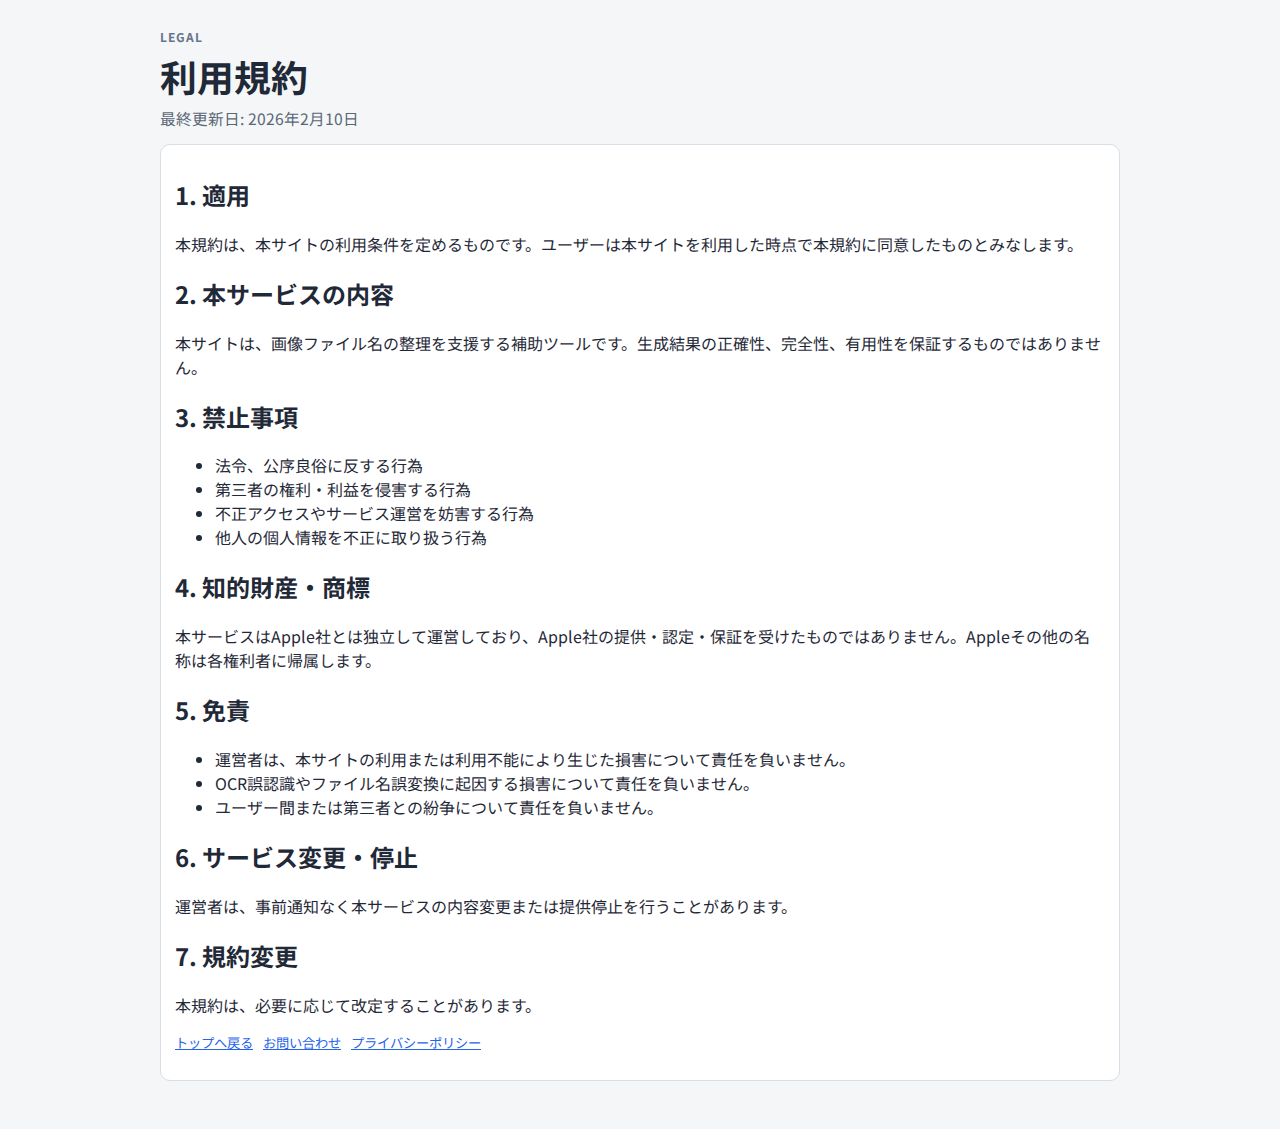
<file: terms.html>
<!doctype html>
<html lang="ja">
  <head>
    <meta charset="UTF-8" />
    <meta name="viewport" content="width=device-width, initial-scale=1.0" />
        <link rel="icon" type="image/svg+xml" href="./sctol-logo.svg?v=20260213au" />
<script async src="https://pagead2.googlesyndication.com/pagead/js/adsbygoogle.js?client=ca-pub-8836711435832387" crossorigin="anonymous"></script>
    <script async src="https://www.googletagmanager.com/gtag/js?id=G-LEQXDJXK6L"></script>
    <script>
      window.dataLayer = window.dataLayer || [];
      function gtag(){dataLayer.push(arguments);}
      gtag("js", new Date());
      gtag("config", "G-LEQXDJXK6L");
    </script>
    <title>利用規約 | Appleの領収書のスクショにタイトルを自動でつけるサイト</title>
    <link rel="stylesheet" href="./styles.css" />
  </head>
  <body>
    <main class="app">
      <header class="hero">
        <p class="eyebrow">Legal</p>
        <h1>利用規約</h1>
        <p class="lead">最終更新日: 2026年2月10日</p>
      </header>

      <section class="notice">
        <h2>1. 適用</h2>
        <p>本規約は、本サイトの利用条件を定めるものです。ユーザーは本サイトを利用した時点で本規約に同意したものとみなします。</p>

        <h2>2. 本サービスの内容</h2>
        <p>本サイトは、画像ファイル名の整理を支援する補助ツールです。生成結果の正確性、完全性、有用性を保証するものではありません。</p>

        <h2>3. 禁止事項</h2>
        <ul>
          <li>法令、公序良俗に反する行為</li>
          <li>第三者の権利・利益を侵害する行為</li>
          <li>不正アクセスやサービス運営を妨害する行為</li>
          <li>他人の個人情報を不正に取り扱う行為</li>
        </ul>

        <h2>4. 知的財産・商標</h2>
        <p>
          本サービスはApple社とは独立して運営しており、Apple社の提供・認定・保証を受けたものではありません。Appleその他の名称は各権利者に帰属します。
        </p>

        <h2>5. 免責</h2>
        <ul>
          <li>運営者は、本サイトの利用または利用不能により生じた損害について責任を負いません。</li>
          <li>OCR誤認識やファイル名誤変換に起因する損害について責任を負いません。</li>
          <li>ユーザー間または第三者との紛争について責任を負いません。</li>
        </ul>

        <h2>6. サービス変更・停止</h2>
        <p>運営者は、事前通知なく本サービスの内容変更または提供停止を行うことがあります。</p>

        <h2>7. 規約変更</h2>
        <p>本規約は、必要に応じて改定することがあります。</p>

        <p class="legal-links">
          <a href="./index.html">トップへ戻る</a>
          <a href="./contact.html">お問い合わせ</a>
          <a href="./privacy.html">プライバシーポリシー</a>
        </p>
      </section>
    </main>
  </body>
</html>
</file>
<file: styles.css>
@import url("https://fonts.googleapis.com/css2?family=Noto+Sans+JP:wght@400;500;700&display=swap");

:root {
  --bg: #f4f6f8;
  --surface: #ffffff;
  --surface-2: #fafbfc;
  --line: #d8dee6;
  --ink: #1f2937;
  --muted: #5b6777;
  --primary: #2563eb;
  --primary-2: #1d4ed8;
  --ok: #166534;
  --danger: #b91c1c;
}

* {
  box-sizing: border-box;
}

body {
  margin: 0;
  min-height: 100vh;
  font-family: "Noto Sans JP", sans-serif;
  color: var(--ink);
  background: var(--bg);
}

.bg-glow {
  display: none;
}

.app {
  width: min(960px, 92vw);
  margin: 28px auto 48px;
}

.brand-bar {
  display: flex;
  align-items: center;
  gap: 12px;
  margin-bottom: 12px;
}

.brand-logo-btn {
  border: none;
  background: transparent;
  padding: 0;
  margin: 0;
  border-radius: 12px;
  cursor: pointer;
}

.brand-logo {
  width: 54px;
  height: 54px;
  border-radius: 12px;
  border: 1px solid #cbd5e1;
  background: #fff;
  display: block;
  transition: border-color 120ms ease, box-shadow 120ms ease;
}

.brand-logo-btn:hover .brand-logo {
  border-color: #93c5fd;
  box-shadow: 0 0 0 3px rgba(37, 99, 235, 0.12);
}

.brand-logo-btn:focus-visible {
  outline: 2px solid #2563eb;
  outline-offset: 2px;
}

.brand-text {
  display: flex;
  flex-direction: column;
  gap: 1px;
}

.brand-name {
  margin: 0;
  font-size: 1rem;
  font-weight: 800;
  letter-spacing: 0.06em;
}

.brand-kana {
  margin: 0;
  color: #334155;
  font-size: 0.72rem;
  font-weight: 700;
  letter-spacing: 0.02em;
}

.brand-tag {
  margin: 0;
  color: var(--muted);
  font-size: 0.76rem;
}

.hero {
  margin-bottom: 14px;
  position: relative;
}

.lang-switch {
  position: absolute;
  right: 0;
  top: 0;
  display: inline-flex;
  gap: 6px;
}

.lang-switch button {
  border: 1px solid var(--line);
  border-radius: 999px;
  background: var(--surface);
  color: var(--muted);
  padding: 4px 10px;
  font-size: 0.74rem;
  font-weight: 700;
  cursor: pointer;
}

.lang-switch button.active {
  color: #fff;
  background: var(--primary);
  border-color: var(--primary);
}

.eyebrow {
  margin: 0;
  font-size: 0.75rem;
  letter-spacing: 0.08em;
  text-transform: uppercase;
  color: #64748b;
  font-weight: 700;
}

h1 {
  margin: 8px 0 8px;
  font-size: clamp(1.7rem, 4vw, 2.3rem);
  line-height: 1.25;
}

.lead {
  margin: 0;
  color: var(--muted);
  font-size: 0.98rem;
}

.meta-inline-row {
  display: flex;
  align-items: flex-start;
  gap: 10px;
  flex-wrap: wrap;
  margin-bottom: 4px;
}

.security-strip {
  margin-bottom: 0;
}

.security-pill {
  margin: 0;
  width: fit-content;
  display: inline-flex;
  align-items: center;
  gap: 8px;
  padding: 7px 14px;
  border-radius: 999px;
  border: 1px solid #b7ebd0;
  background: linear-gradient(135deg, #f0fdf4 0%, #ecfeff 100%);
  color: #166534;
  font-size: 0.82rem;
  font-weight: 700;
}

.security-dot {
  width: 8px;
  height: 8px;
  border-radius: 999px;
  background: #10b981;
  box-shadow: 0 0 0 4px rgba(16, 185, 129, 0.14);
}

.security-shield {
  width: 15px;
  height: 15px;
  stroke: currentColor;
  stroke-width: 2;
  fill: none;
  stroke-linecap: round;
  stroke-linejoin: round;
}

.drop-zone {
  border: 1.5px solid #93c5fd;
  border-radius: 12px;
  background: linear-gradient(180deg, #f0f7ff 0%, #eaf3ff 100%);
  min-height: 210px;
  padding: 28px 20px;
  text-align: center;
  display: flex;
  flex-direction: column;
  align-items: center;
  justify-content: center;
  gap: 8px;
  box-shadow: inset 0 0 0 1px rgba(255, 255, 255, 0.72);
  transition: border-color 150ms ease, box-shadow 150ms ease, background-color 150ms ease;
}

.drop-zone.active {
  border-color: #2563eb;
  background: #dbeafe;
  box-shadow: 0 0 0 4px rgba(37, 99, 235, 0.18);
}

.file-input {
  width: min(430px, 100%);
  margin-bottom: 6px;
}

.drop-title {
  margin: 0;
  font-size: 1.36rem;
  font-weight: 700;
  color: #1e3a8a;
}

.drop-sub {
  margin: 0;
  color: #475569;
}

.sample-shot {
  margin: 10px auto 12px;
  width: min(420px, 100%);
  border: 1px solid var(--line);
  border-radius: 12px;
  background: var(--surface);
}

.sample-fold {
  padding: 0;
  overflow: hidden;
}

.sample-inline {
  margin: 0;
  width: auto;
  min-width: 220px;
  max-width: min(420px, 100%);
}

.sample-inline[open] {
  width: min(420px, 100%);
}

.sample-summary {
  list-style: none;
  cursor: pointer;
  display: flex;
  align-items: center;
  justify-content: space-between;
  gap: 10px;
  padding: 10px 12px;
}

.sample-summary::-webkit-details-marker {
  display: none;
}

.sample-summary-title {
  margin: 0;
  color: var(--muted);
  font-size: 0.86rem;
  font-weight: 700;
}

.sample-inline .sample-summary {
  padding: 8px 12px;
}

.sample-inline .sample-summary-title {
  color: #334155;
  white-space: nowrap;
}

.sample-summary-icon {
  width: 9px;
  height: 9px;
  border-right: 2px solid #64748b;
  border-bottom: 2px solid #64748b;
  transform: rotate(45deg);
  transition: transform 0.15s ease;
}

.sample-fold[open] .sample-summary-icon {
  transform: rotate(225deg);
}

.sample-body {
  padding: 0 12px 12px;
}

.sample-inline .sample-body {
  position: static;
  width: auto;
  margin-top: 8px;
  border: 1px solid var(--line);
  border-radius: 12px;
  background: var(--surface);
  box-shadow: none;
}

.sample-head {
  display: flex;
  align-items: center;
  justify-content: flex-end;
  gap: 10px;
}

.sample-tabs {
  display: inline-flex;
  gap: 6px;
}

.sample-tab {
  border: 1px solid #cbd5e1;
  border-radius: 999px;
  background: #f8fafc;
  color: #475569;
  padding: 4px 10px;
  font-size: 0.75rem;
  font-weight: 700;
  cursor: pointer;
}

.sample-tab.active {
  color: #fff;
  background: #1d4ed8;
  border-color: #1d4ed8;
}

.sample-lead {
  margin: 6px 0 0;
  color: var(--muted);
  font-size: 0.84rem;
  line-height: 1.5;
}

.sample-card {
  margin: 0;
  border: 1px solid #e2e8f0;
  border-radius: 10px;
  background: #f8fafc;
  padding: 8px;
}

.sample-card-compact {
  margin-top: 10px;
}

.sample-card img {
  width: 100%;
  max-height: 165px;
  height: auto;
  object-fit: contain;
  border: 1px solid #d7dde6;
  border-radius: 8px;
  display: block;
  background: #ffffff;
}

.sample-card figcaption {
  margin-top: 6px;
  color: #475569;
  font-size: 0.78rem;
  font-weight: 700;
}

.sample-preview-btn {
  margin-top: 8px;
  border: 1px solid var(--line);
  border-radius: 8px;
  padding: 8px 12px;
  background: var(--surface);
  color: #334155;
  font-weight: 700;
  cursor: pointer;
}

.sample-preview-btn:hover {
  border-color: #93c5fd;
  background: #eff6ff;
}

.flow-strip {
  margin: 8px 0;
  border: 1px solid var(--line);
  border-radius: 12px;
  background: linear-gradient(180deg, #ffffff 0%, #f8fafc 100%);
  padding: 8px 10px;
  display: flex;
  align-items: center;
  gap: 10px;
}

.flow-title {
  margin: 0;
  color: #475569;
  font-size: 0.74rem;
  font-weight: 800;
  letter-spacing: 0.02em;
  white-space: nowrap;
}

.flow-row {
  flex: 1;
  display: flex;
  align-items: center;
  justify-content: space-between;
  gap: 6px;
}

.flow-step {
  flex: 1;
  min-width: 0;
  display: flex;
  align-items: center;
  justify-content: center;
  gap: 6px;
  text-align: left;
}

.flow-step-highlight .flow-step-label,
.flow-step-highlight .flow-step-sub {
  color: #047857;
}

.flow-icon {
  width: 30px;
  height: 30px;
  border-radius: 999px;
  border: 1px solid #dbe3ec;
  display: grid;
  place-items: center;
  background: #f8fafc;
}

.flow-icon svg {
  width: 14px;
  height: 14px;
  stroke: currentColor;
  stroke-width: 2;
  fill: none;
  stroke-linecap: round;
  stroke-linejoin: round;
}

.flow-icon-blue {
  color: #2563eb;
}

.flow-icon-green {
  color: #10b981;
  border-color: #a7f3d0;
  background: #ecfdf5;
}

.flow-icon-purple {
  color: #7c3aed;
}

.flow-step-label {
  margin: 0;
  color: #1e293b;
  font-size: 0.74rem;
  font-weight: 700;
  line-height: 1.2;
  white-space: nowrap;
}

.flow-step-sub {
  display: none;
}

.flow-arrow {
  color: #94a3b8;
  font-size: 1rem;
  line-height: 1;
  margin-top: 0;
}

.sample-modal {
  position: fixed;
  inset: 0;
  z-index: 60;
  display: grid;
  place-items: center;
}

.sample-modal[hidden] {
  display: none;
}

.sample-modal-backdrop {
  position: absolute;
  inset: 0;
  border: none;
  margin: 0;
  padding: 0;
  background: rgba(15, 23, 42, 0.7);
  cursor: pointer;
}

.sample-modal-panel {
  position: relative;
  z-index: 1;
  width: min(900px, 92vw);
  max-height: 90vh;
  border-radius: 12px;
  background: #ffffff;
  border: 1px solid #dbe3ec;
  padding: 10px;
}

.sample-modal-panel img {
  width: 100%;
  max-height: calc(90vh - 20px);
  object-fit: contain;
  border-radius: 8px;
  display: block;
  background: #f8fafc;
}

.sample-modal-close {
  position: absolute;
  right: 8px;
  top: 8px;
  width: 30px;
  height: 30px;
  border: 1px solid #d1d5db;
  border-radius: 999px;
  background: rgba(255, 255, 255, 0.95);
  color: #334155;
  font-size: 1.1rem;
  line-height: 1;
  cursor: pointer;
}

.receipt-modal {
  position: fixed;
  inset: 0;
  z-index: 70;
  display: grid;
  place-items: center;
}

.receipt-modal[hidden] {
  display: none;
}

.receipt-modal-backdrop {
  position: absolute;
  inset: 0;
  border: none;
  margin: 0;
  padding: 0;
  background: rgba(15, 23, 42, 0.72);
  cursor: pointer;
}

.receipt-modal-panel {
  position: relative;
  z-index: 1;
  width: min(980px, 94vw);
  max-height: 92vh;
  border-radius: 12px;
  background: #ffffff;
  border: 1px solid #dbe3ec;
  padding: 12px;
  box-shadow: 0 18px 40px rgba(15, 23, 42, 0.24);
}

.receipt-modal-panel img {
  width: 100%;
  max-height: calc(92vh - 62px);
  object-fit: contain;
  border-radius: 8px;
  display: block;
  background: #f8fafc;
}

.receipt-modal-caption {
  margin: 8px 2px 0;
  color: #475569;
  font-size: 0.78rem;
}

.receipt-modal-close {
  position: absolute;
  right: 8px;
  top: 8px;
  width: 30px;
  height: 30px;
  border: 1px solid #d1d5db;
  border-radius: 999px;
  background: rgba(255, 255, 255, 0.95);
  color: #334155;
  font-size: 1.1rem;
  line-height: 1;
  cursor: pointer;
}

.toolbar {
  margin: 12px 0 8px;
  display: flex;
  gap: 10px;
  align-items: center;
  flex-wrap: wrap;
}

.preset-toolbar {
  margin: 12px 0 8px;
}

.button-toolbar {
  margin: 0 0 8px;
  display: flex;
  gap: 10px;
  align-items: center;
  flex-wrap: wrap;
}

.step2-panel {
  margin-bottom: 8px;
}

.step2-option-toolbar {
  margin: 0 0 8px;
}

.preset-pill {
  display: inline-flex;
  align-items: center;
  gap: 8px;
  border: 1px solid var(--line);
  background: var(--surface);
  border-radius: 999px;
  padding: 8px 12px;
  font-size: 0.86rem;
  color: var(--muted);
}

#downloadAllBtn {
  border: none;
  border-radius: 8px;
  padding: 10px 14px;
  background: var(--primary);
  color: #fff;
  font-weight: 700;
  cursor: pointer;
}

#downloadAllBtn:hover {
  background: var(--primary-2);
}

#downloadAllBtn:disabled {
  opacity: 0.6;
  cursor: not-allowed;
}

#exportCsvBtn {
  border: 1px solid var(--line);
  border-radius: 8px;
  padding: 10px 14px;
  background: var(--surface);
  color: var(--ink);
  font-weight: 700;
  cursor: pointer;
}

#exportCsvBtn:hover {
  border-color: #93c5fd;
  background: #eff6ff;
  color: #1d4ed8;
}

#exportCsvBtn:disabled {
  opacity: 0.6;
  cursor: not-allowed;
}

#clearAllBtn,
#reloadBtn {
  border: 1px solid var(--line);
  border-radius: 8px;
  padding: 10px 14px;
  background: var(--surface);
  color: var(--ink);
  font-weight: 700;
  cursor: pointer;
}

#clearAllBtn:hover,
#reloadBtn:hover {
  border-color: #cbd5e1;
  background: #f8fafc;
}

#clearAllBtn:disabled {
  opacity: 0.6;
  cursor: not-allowed;
}

.status-wrap {
  min-height: 22px;
  margin: 0 0 10px;
}

#statusText {
  margin: 0;
  color: var(--primary-2);
  font-weight: 700;
  font-size: 0.92rem;
}

.notice {
  border: 1px solid var(--line);
  border-radius: 10px;
  background: var(--surface);
  padding: 12px 14px;
  margin-bottom: 14px;
}

.notice-fold {
  padding: 0;
  overflow: hidden;
}

.notice-summary {
  list-style: none;
  cursor: pointer;
  display: flex;
  align-items: center;
  justify-content: space-between;
  gap: 10px;
  padding: 12px 14px;
}

.notice-summary::-webkit-details-marker {
  display: none;
}

.notice-summary-title {
  margin: 0;
  font-size: 0.98rem;
  font-weight: 700;
  color: var(--ink);
}

.notice-summary-icon {
  width: 9px;
  height: 9px;
  border-right: 2px solid #64748b;
  border-bottom: 2px solid #64748b;
  transform: rotate(45deg);
  transition: transform 0.15s ease;
}

.notice-fold[open] .notice-summary-icon {
  transform: rotate(225deg);
}

.notice-body {
  padding: 0 14px 12px;
}

.updates {
  border: 1px solid var(--line);
  border-radius: 10px;
  background: var(--surface);
  padding: 12px 14px;
  margin-bottom: 14px;
}

.updates.notice-fold {
  padding: 0;
}

.updates-body {
  padding: 0 14px 12px;
}

.updates ul {
  margin: 0;
  padding: 0;
  list-style: none;
  display: grid;
  gap: 7px;
}

.updates li {
  font-size: 0.84rem;
  color: var(--muted);
  border-bottom: 1px dashed #e5e7eb;
  padding-bottom: 6px;
}

.updates li:last-child {
  border-bottom: none;
  padding-bottom: 0;
}

.updates li span {
  display: inline-block;
  min-width: 88px;
  font-weight: 700;
  color: #334155;
}

.guides {
  border: 1px solid var(--line);
  border-radius: 10px;
  background: var(--surface);
  padding: 12px 14px;
  margin-bottom: 14px;
}

.guides.notice-fold {
  padding: 0;
}

.guides-body {
  padding: 0 14px 12px;
}

.guides-lead {
  margin: 0;
  color: var(--muted);
  font-size: 0.84rem;
  line-height: 1.5;
}

.guide-links {
  margin-top: 10px;
  display: grid;
  gap: 8px;
}

.guides-body .guide-links {
  margin-top: 8px;
}

.guide-link-card {
  display: grid;
  gap: 4px;
  border: 1px solid #dbe3ec;
  border-radius: 10px;
  background: #f8fafc;
  padding: 10px;
  text-decoration: none;
}

.guide-link-card:hover {
  border-color: #bfdbfe;
  background: #eff6ff;
}

.guide-link-card strong {
  color: var(--ink);
  font-size: 0.92rem;
  line-height: 1.3;
}

.guide-link-card small {
  color: var(--muted);
  font-size: 0.78rem;
  line-height: 1.45;
}

.guide-tag {
  display: inline-block;
  width: fit-content;
  font-size: 0.72rem;
  line-height: 1;
  font-weight: 700;
  color: #1d4ed8;
  border: 1px solid #bfdbfe;
  background: #eff6ff;
  border-radius: 999px;
  padding: 4px 7px;
}

.notice-body p,
.notice-body li {
  color: var(--muted);
  font-size: 0.84rem;
  line-height: 1.5;
}

.notice-body ul {
  margin: 0;
  padding-left: 1.1rem;
}

.official-note {
  margin-top: 8px;
  display: inline-block;
  padding: 6px 9px;
  border: 1px solid #f5d0a7;
  border-radius: 8px;
  background: #fff7ed;
  color: #92400e;
  font-size: 0.8rem;
  font-weight: 700;
}

.legal-links {
  margin-top: 9px;
  display: flex;
  flex-wrap: wrap;
  gap: 10px;
}

.legal-links a {
  color: var(--primary);
  font-size: 0.83rem;
}

.guide-page .hero {
  margin-bottom: 8px;
}

.guide-meta {
  margin-top: 6px;
  color: #64748b;
  font-size: 0.8rem;
  font-weight: 700;
}

.guide-toc {
  margin-bottom: 12px;
  border: 1px solid #dbe3ec;
  border-radius: 10px;
  padding: 10px 12px;
  background: linear-gradient(180deg, #f8fafc 0%, #ffffff 100%);
}

.guide-toc-title {
  margin: 0 0 8px;
  color: #334155;
  font-size: 0.8rem;
  font-weight: 800;
  letter-spacing: 0.02em;
}

.guide-toc ol {
  margin: 0;
  padding-left: 1.15rem;
  display: grid;
  gap: 6px;
}

.guide-toc li {
  color: #475569;
  font-size: 0.84rem;
  line-height: 1.45;
}

.guide-toc a {
  color: #1d4ed8;
  text-underline-offset: 2px;
}

.guide-content {
  padding: 18px 20px;
}

.guide-article {
  border-radius: 12px;
}

.guide-block + .guide-block {
  margin-top: 16px;
  padding-top: 14px;
  border-top: 1px dashed #dbe3ec;
}

.guide-content h2 {
  margin: 0 0 8px;
  font-size: 1.12rem;
  line-height: 1.35;
  color: #0f172a;
  padding-left: 10px;
  border-left: 4px solid #93c5fd;
}

.guide-content h3 {
  margin: 12px 0 7px;
  font-size: 0.98rem;
  line-height: 1.4;
  color: #1e293b;
}

.guide-content p,
.guide-content li {
  color: #334155;
  font-size: 0.94rem;
  line-height: 1.88;
  text-wrap: pretty;
}

.guide-content p {
  margin: 0;
}

.guide-content p + p {
  margin-top: 8px;
}

.guide-content ul,
.guide-content ol {
  margin: 0;
  padding-left: 1.2rem;
}

.guide-content .legal-links {
  margin-top: 18px;
  padding-top: 12px;
  border-top: 1px solid #e2e8f0;
}

.guide-content .legal-links a {
  font-size: 0.86rem;
}

.result-list {
  list-style: none;
  margin: 0;
  padding: 0;
  display: grid;
  gap: 12px;
}

.site-footer {
  margin-top: 20px;
  padding-top: 12px;
  border-top: 1px solid var(--line);
}

.site-footer p {
  margin: 0;
  font-size: 0.78rem;
  color: var(--muted);
}

.card {
  border: 1px solid var(--line);
  border-radius: 12px;
  background: var(--surface);
  display: grid;
  grid-template-columns: 280px 1fr;
  gap: 12px;
  padding: 10px;
}

.thumb-wrap {
  position: relative;
  width: 100%;
  height: 380px;
  border-radius: 8px;
  overflow: visible;
  border: 1px solid #d2d8e0;
  background: #f8fafc;
}

.thumb {
  width: 100%;
  height: 100%;
  object-fit: contain;
  display: block;
  border-radius: 8px;
}

.loupe-toggle {
  position: absolute;
  top: 8px;
  left: 8px;
  z-index: 3;
  border: 1px solid #bfdbfe;
  background: rgba(239, 246, 255, 0.95);
  color: #1d4ed8;
  border-radius: 999px;
  font-size: 0.72rem;
  font-weight: 700;
  padding: 5px 9px;
  cursor: pointer;
}

.loupe-toggle:hover {
  background: #dbeafe;
}

.thumb-preview-btn {
  position: absolute;
  top: 8px;
  right: 8px;
  z-index: 3;
  border: 1px solid #cbd5e1;
  background: rgba(248, 250, 252, 0.95);
  color: #334155;
  border-radius: 999px;
  font-size: 0.72rem;
  font-weight: 700;
  padding: 5px 9px;
  cursor: pointer;
}

.thumb-preview-btn:hover {
  border-color: #93c5fd;
  background: #eff6ff;
  color: #1d4ed8;
}

.thumb-wrap.touch-preview .thumb {
  cursor: zoom-in;
}

.thumb-loupe {
  position: absolute;
  z-index: 2;
  width: 140px;
  height: 140px;
  border-radius: 999px;
  border: 2px solid #93c5fd;
  box-shadow: 0 10px 24px rgba(15, 23, 42, 0.18);
  background-repeat: no-repeat;
  background-color: rgba(255, 255, 255, 0.92);
  pointer-events: none;
  opacity: 0;
  transform: translateZ(0);
  transition: opacity 120ms ease;
}

.card-body {
  display: flex;
  flex-direction: column;
  gap: 8px;
}

.card-head {
  display: flex;
  justify-content: space-between;
  align-items: center;
  gap: 8px;
}

.include-toggle {
  font-size: 0.83rem;
  color: var(--muted);
}

.dup-badge {
  font-size: 0.72rem;
  padding: 4px 7px;
  border-radius: 999px;
  color: #8b1a1a;
  background: #fee2e2;
  border: 1px solid #fecaca;
  font-weight: 700;
}

.field-grid {
  display: grid;
  grid-template-columns: 1fr 1fr;
  gap: 8px;
}

.field {
  display: flex;
  flex-direction: column;
  gap: 4px;
}

.field-wide {
  grid-column: 1 / -1;
}

.field span,
.row label {
  font-size: 0.78rem;
  color: var(--muted);
  font-weight: 700;
}

input[type="text"] {
  width: 100%;
  border: 1px solid var(--line);
  border-radius: 8px;
  padding: 8px 10px;
  font-size: 0.9rem;
  color: var(--ink);
  background: var(--surface-2);
}

input[type="number"] {
  width: 100%;
  border: 1px solid var(--line);
  border-radius: 8px;
  padding: 8px 10px;
  font-size: 0.9rem;
  color: var(--ink);
  background: var(--surface-2);
}

input[type="text"]:focus {
  outline: 2px solid rgba(37, 99, 235, 0.18);
  border-color: #93c5fd;
}

input[type="number"]:focus {
  outline: 2px solid rgba(37, 99, 235, 0.18);
  border-color: #93c5fd;
}

input[type="email"],
select,
textarea {
  width: 100%;
  border: 1px solid var(--line);
  border-radius: 8px;
  padding: 8px 10px;
  font-size: 0.9rem;
  color: var(--ink);
  background: var(--surface-2);
  font-family: inherit;
}

input[type="email"]:focus,
select:focus,
textarea:focus {
  outline: 2px solid rgba(37, 99, 235, 0.18);
  border-color: #93c5fd;
}

textarea {
  resize: vertical;
  min-height: 120px;
}

.contact-form {
  margin-top: 8px;
  display: grid;
  gap: 10px;
}

.contact-grid {
  display: grid;
  grid-template-columns: 1fr 1fr;
  gap: 10px;
}

.contact-field {
  display: grid;
  gap: 4px;
}

.contact-field span {
  font-size: 0.78rem;
  color: var(--muted);
  font-weight: 700;
}

.contact-consent {
  display: flex;
  align-items: flex-start;
  gap: 8px;
  color: var(--muted);
  font-size: 0.82rem;
}

.contact-actions {
  display: flex;
  flex-wrap: wrap;
  gap: 10px;
  align-items: center;
}

.contact-submit {
  border: none;
  border-radius: 8px;
  padding: 10px 14px;
  background: var(--primary);
  color: #fff;
  font-weight: 700;
  cursor: pointer;
}

.contact-submit:hover {
  background: var(--primary-2);
}

.contact-submit:disabled {
  opacity: 0.65;
  cursor: not-allowed;
}

.contact-status {
  margin: 0;
  font-size: 0.82rem;
  font-weight: 700;
}

.contact-status.pending {
  color: #334155;
}

.contact-status.ok {
  color: #166534;
}

.contact-status.error {
  color: #b91c1c;
}

.hp-field {
  position: absolute;
  left: -9999px;
  width: 1px;
  height: 1px;
  opacity: 0;
  pointer-events: none;
}

.meta {
  margin: 0;
  color: var(--muted);
  font-size: 0.8rem;
}

.actions {
  margin-top: auto;
  display: flex;
  gap: 8px;
  flex-wrap: wrap;
}

.retry-btn {
  border: 1px solid var(--line);
  border-radius: 8px;
  padding: 8px 12px;
  background: var(--surface);
  color: #334155;
  font-weight: 700;
  cursor: pointer;
}

.retry-btn:hover {
  border-color: #93c5fd;
  background: #eff6ff;
}

.download-btn {
  border: 1px solid #bfdbfe;
  border-radius: 8px;
  padding: 8px 12px;
  background: #eff6ff;
  color: #1d4ed8;
  font-weight: 700;
  cursor: pointer;
}

.download-btn:hover {
  background: #dbeafe;
}

@media (max-width: 760px) {
  .meta-inline-row {
    display: block;
    margin-bottom: 6px;
  }

  .security-strip {
    margin-bottom: 6px;
  }

  .flow-strip {
    display: block;
    padding: 10px 10px;
  }

  .flow-title {
    margin: 0 0 8px;
  }

  .drop-zone {
    min-height: 178px;
    padding: 20px 14px;
  }

  .drop-title {
    font-size: 1.14rem;
  }

  .security-pill {
    width: 100%;
    justify-content: center;
  }

  .sample-inline {
    width: 100%;
    min-width: 0;
    max-width: 100%;
  }

  .sample-inline .sample-summary-title {
    white-space: normal;
  }

  .sample-inline .sample-body {
    position: static;
    width: auto;
    border: 0;
    border-top: 1px solid #e5e7eb;
    border-radius: 0 0 12px 12px;
    box-shadow: none;
  }

  .flow-row {
    flex-direction: column;
    align-items: stretch;
    gap: 10px;
  }

  .flow-step {
    border: 1px solid #e2e8f0;
    border-radius: 10px;
    padding: 8px 10px;
    justify-content: flex-start;
  }

  .flow-step-sub {
    display: block;
  }

  .flow-arrow {
    align-self: center;
    margin-top: 0;
    transform: rotate(90deg);
  }

  .card {
    grid-template-columns: 1fr;
  }

  .thumb-wrap {
    height: 260px;
  }

  .thumb-preview-btn {
    font-size: 0.7rem;
    padding: 5px 8px;
  }

  .field-grid {
    grid-template-columns: 1fr;
  }

  .contact-grid {
    grid-template-columns: 1fr;
  }

  .guide-toc {
    padding: 9px 10px;
  }

  .guide-content {
    padding: 14px 14px;
  }

  .guide-content h2 {
    font-size: 1.02rem;
  }

  .guide-content p,
  .guide-content li {
    font-size: 0.9rem;
    line-height: 1.78;
  }
}
</file>
